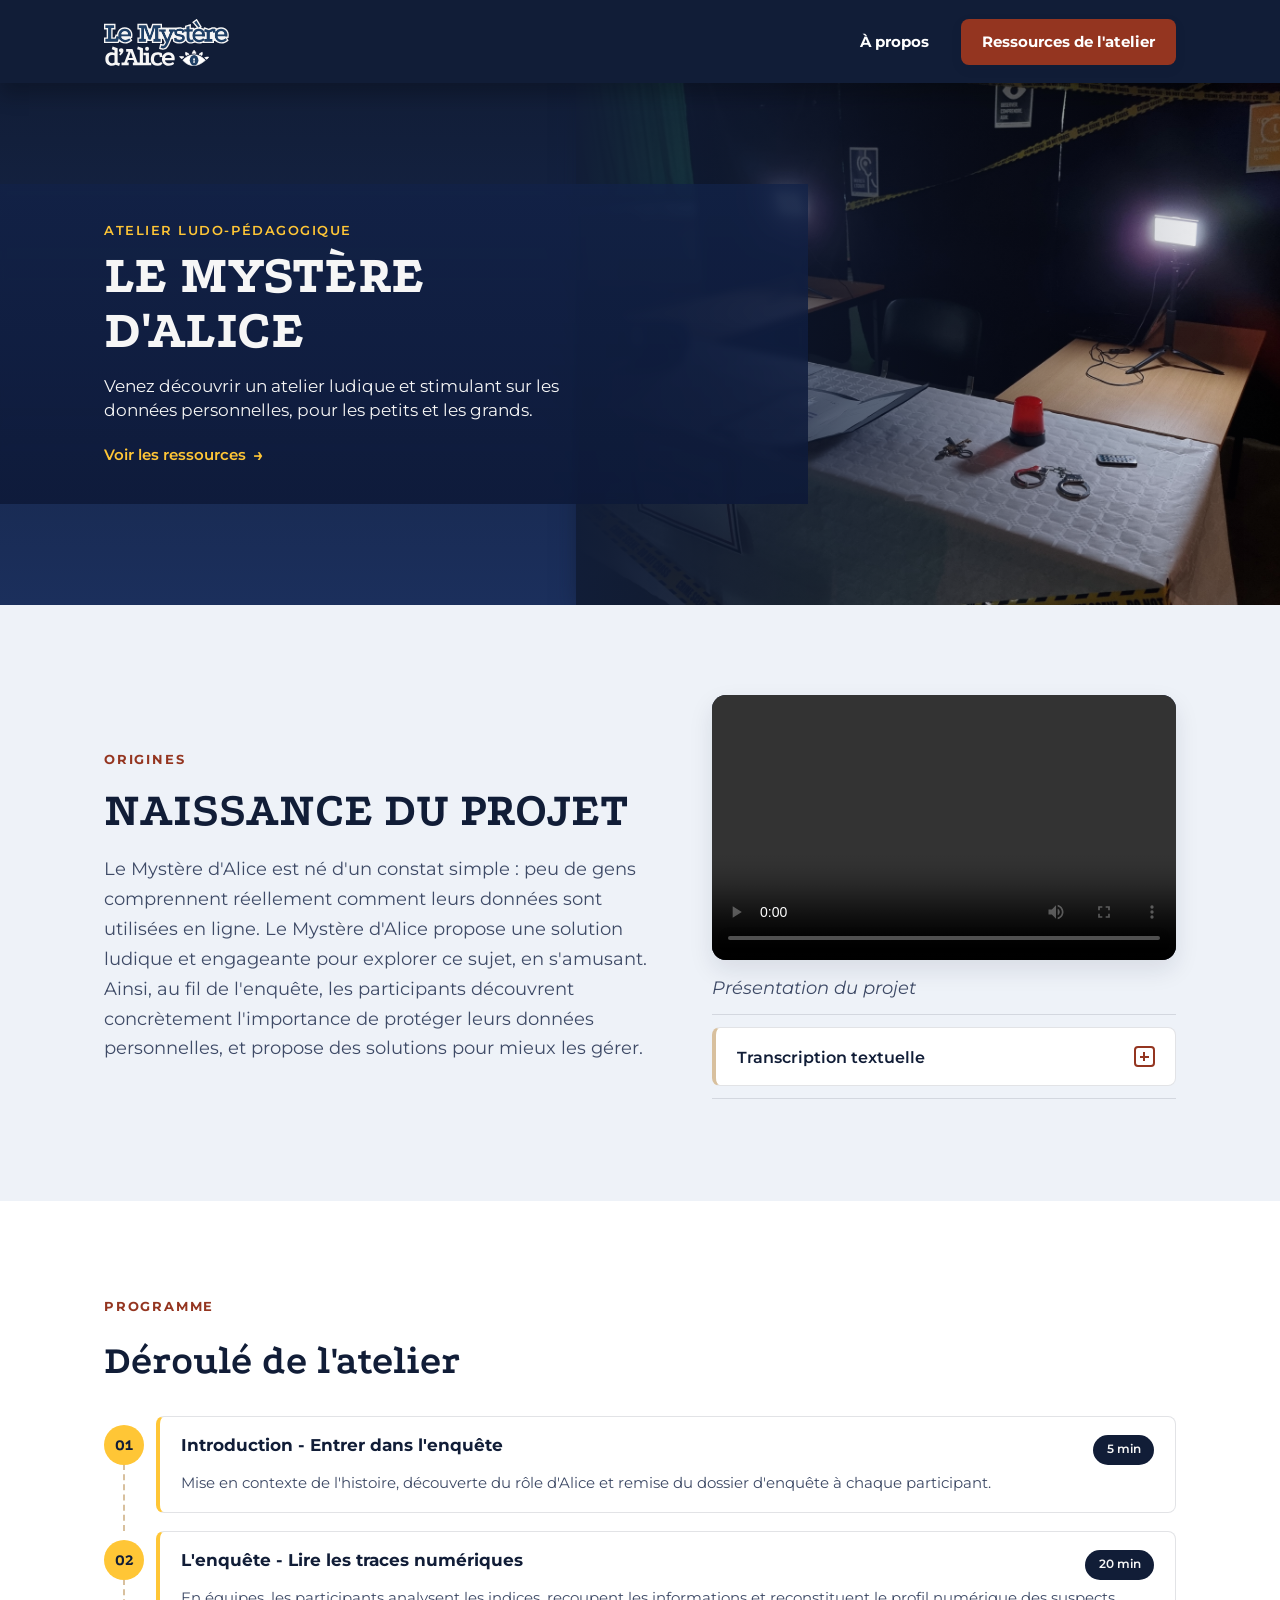
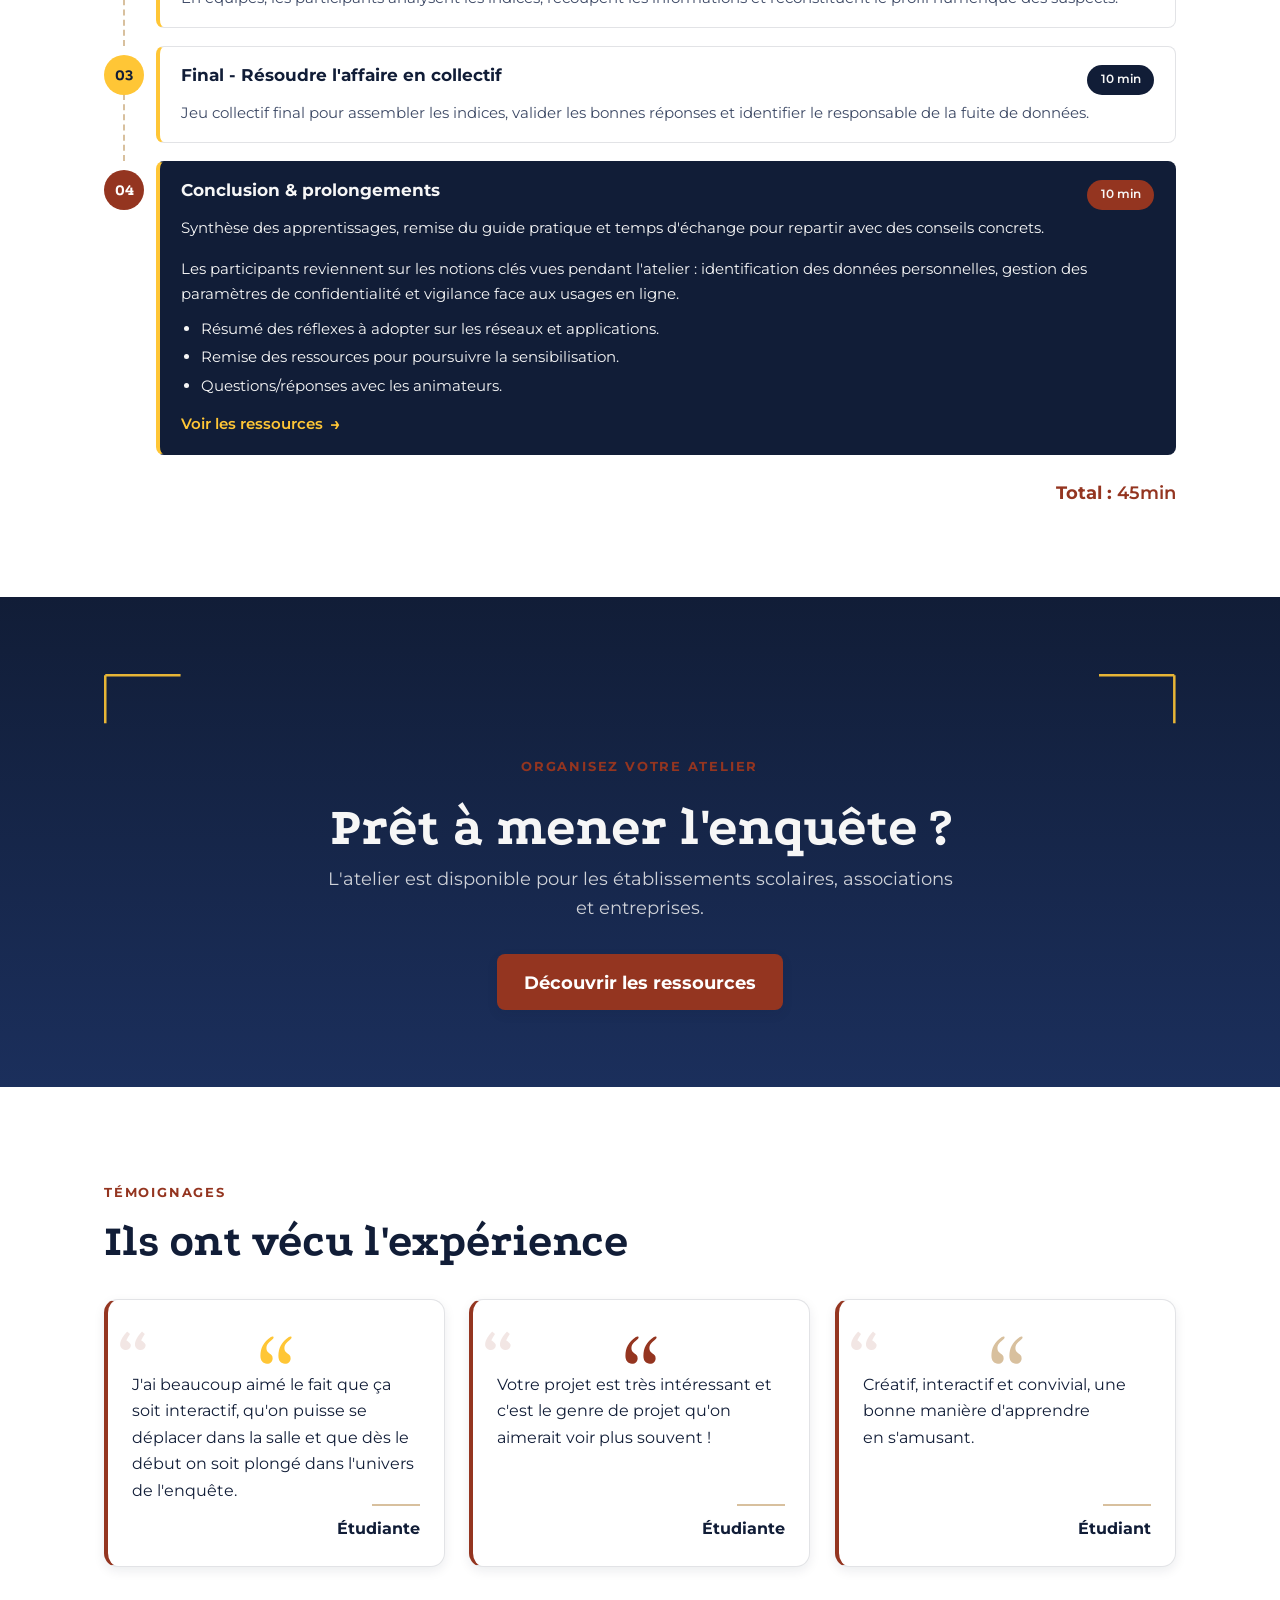
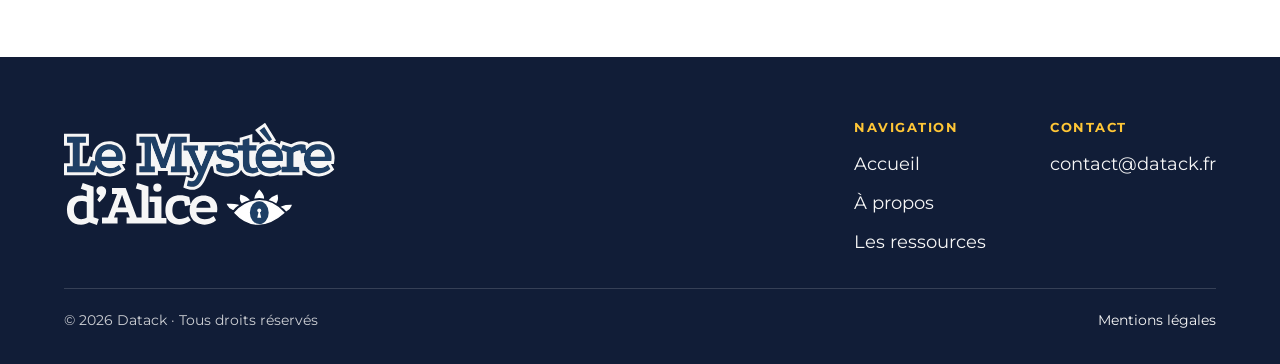
<file: index.html>
<!DOCTYPE html>
<html lang="fr">

<head>
    <meta charset="UTF-8">
    <meta name="viewport" content="width=device-width, initial-scale=1.0">
    <title>Le Mystère d'Alice, atelier sur les données personnelles</title>
    <meta name="description" content="Datack : un atelier ludo-pédagogique façon enquête pour sensibiliser petits et grands à la protection des données personnelles.">
    <link rel="shortcut icon" href="medias/favicon.svg" type="image/x-icon">

    <link rel="stylesheet" href="styles/main.css">
    <link rel="preconnect" href="https://fonts.googleapis.com">
    <link rel="preconnect" href="https://fonts.gstatic.com" crossorigin>
    <link href="https://fonts.googleapis.com/css2?family=Montserrat:ital,wght@0,100..900;1,100..900&family=Podkova:wght@400..800&display=swap" rel="stylesheet">
</head>

<body>
    <a class="skip-link" href="#main">Aller au contenu</a>

    <header role="banner" id="header">
        <div class="navbar">
            <a href="index.html" class="logo" aria-label="Accueil">
                <img class="logoImg" src="medias/logo-alice.svg" alt="Aller à l'accueil">
            </a>
            <button class="navToggle" id="navToggle" type="button" aria-expanded="false" aria-controls="navMenu" aria-label="Ouvrir le menu">
                <span></span>
                <span></span>
                <span></span>
            </button>
            <nav class="navMenu" id="navMenu" aria-label="Navigation principale">
                <a class="navLink" href="index.html">Accueil</a>
                <a href="a-propos.html" class="btn-outline">À propos</a>
                <a href="ressources.html" class="btn">Ressources de l'atelier</a>
            </nav>
        </div>
    </header>

    <main role="main" id="main">

        <section class="hero" aria-label="Atelier ludo-pédagogique">
            <div class="heroBg"></div>

            <div class="heroMedia">
                <img class="heroImg" src="medias/imgLandingPage.jpg" alt="Enfant avec une loupe pendant un atelier">
            </div>

            <div class="heroInner">
                <article class="heroPanel">
                    <p class="heroKicker">Atelier ludo-pédagogique</p>
                    <h1 class="heroTitle">Le mystère<br>d'Alice</h1>
                    <p class="heroIntro">
                        Venez découvrir un atelier ludique et stimulant sur les données personnelles, pour les petits et les grands.
                    </p>
                    <a class="btn-link" href="ressources.html">
                        Voir les ressources <span aria-hidden="true">&#8594;</span>
                    </a>
                </article>
            </div>
        </section>

        <section class="origins" aria-label="Origines de l'atelier">
            <div class="originsInner">
                <div class="originsCol">
                    <p class="eyebrow">Origines</p>
                    <h2 class="originsTitle podkova">Naissance du projet</h2>
                    <p class="originsText">Le Mystère d'Alice est né d'un constat simple : peu de gens comprennent réellement comment leurs données sont utilisées en ligne. Le Mystère d'Alice propose une solution ludique et engageante pour explorer ce sujet, en s'amusant. Ainsi, au fil de l'enquête, les participants découvrent concrètement l'importance de protéger leurs données personnelles, et propose des solutions pour mieux les gérer.</p>
                </div>

                <div class="originsMedia">
                    <div class="videoBox">
                        <video controls>
                            <source src="medias/Datack-Teaser.mp4" type="video/mp4" />
                        </video>
                        <!-- <button class="playBtn" type="controls" aria-label="Lire la présentation du projet"></button> -->
                    </div>
                    <div class="caption">Présentation du projet</div>
                    <hr class="rule">
                    <button class="faqItem transcriptTrigger" type="button" data-transcript-open aria-haspopup="dialog" aria-controls="transcriptModal">
                        <span class="faqQuestion">Transcription textuelle</span>
                        <span class="transcriptTriggerIcon" aria-hidden="true"></span>
                    </button>
                    <hr class="rule">
                </div>
            </div>
        </section>

        <section class="programSection" aria-labelledby="programHeading">
            <div class="wrap">
                <p class="eyebrow">Programme</p>
                <h2 id="programHeading" class="programIntro">Déroulé de l'atelier</h2>

                <ol class="programList">
                    <li class="programStep">
                        <details class="programDropdown" name="programStep">
                            <summary class="programSummary">
                                <span class="programNumber" aria-hidden="true">01</span>
                                <span class="programBody">
                                    <span class="programHeader">
                                        <h3 class="programTitle">Introduction - Entrer dans l'enquête</h3>
                                        <span class="programDuration">5 min</span>
                                    </span>
                                    <p class="programText">Mise en contexte de l'histoire, découverte du rôle d'Alice et remise du dossier d'enquête à chaque participant.</p>
                                </span>
                            </summary>
                            <div class="programDetails">
                                <p class="programStepExtra">Les animateurs présentent le cadre de l'atelier, les objectifs et les règles du jeu. Les participants découvrent le mystère à résoudre et se répartissent en équipes d'enquêteurs.</p>
                                <ul>
                                    <li>Présentation rapide du scénario et des personnages.</li>
                                    <li>Distribution des fiches et du carnet d'enquête.</li>
                                    <li>Premiers repères sur la protection des données personnelles.</li>
                                </ul>
                            </div>
                        </details>
                    </li>

                    <li class="programStep">
                        <details class="programDropdown" name="programStep">
                            <summary class="programSummary">
                                <span class="programNumber" aria-hidden="true">02</span>
                                <span class="programBody">
                                    <span class="programHeader">
                                        <h3 class="programTitle">L'enquête - Lire les traces numériques</h3>
                                        <span class="programDuration">20 min</span>
                                    </span>
                                    <p class="programText">En équipes, les participants analysent les indices, recoupent les informations et reconstituent le profil numérique des suspects.</p>
                                </span>
                            </summary>
                            <div class="programDetails">
                                <p class="programStepExtra">Cette phase centrale plonge les participants dans l'analyse de données concrètes : historiques, publications, métadonnées et habitudes de navigation. Ils doivent repérer ce qui est visible, ce qui est déductible et ce qui relève d'une donnée personnelle sensible.</p>
                                <ul>
                                    <li>Observation des indices et tri des informations utiles.</li>
                                    <li>Confrontation des traces numériques avec les hypothèses de l'équipe.</li>
                                    <li>Discussion sur les risques de partage excessif en ligne.</li>
                                </ul>
                            </div>
                        </details>
                    </li>

                    <li class="programStep">
                        <details class="programDropdown" name="programStep">
                            <summary class="programSummary">
                                <span class="programNumber" aria-hidden="true">03</span>
                                <span class="programBody">
                                    <span class="programHeader">
                                        <h3 class="programTitle">Final - Résoudre l'affaire en collectif</h3>
                                        <span class="programDuration">10 min</span>
                                    </span>
                                    <p class="programText">Jeu collectif final pour assembler les indices, valider les bonnes réponses et identifier le responsable de la fuite de données.</p>
                                </span>
                            </summary>
                            <div class="programDetails">
                                <p class="programStepExtra">Les équipes confrontent leurs conclusions lors d'un mini-jeu collaboratif de décryptage. Cette dernière étape permet de consolider les apprentissages tout en gardant un rythme dynamique et ludique.</p>
                                <ul>
                                    <li>Mise en commun des indices trouvés pendant l'enquête.</li>
                                    <li>Résolution finale avec les animateurs.</li>
                                    <li>Débrief sur les bons réflexes à retenir au quotidien.</li>
                                </ul>
                            </div>
                        </details>
                    </li>

                    <li class="programStep">
                        <details class="programDropdown" name="programStep" open>
                            <summary class="programSummary">
                                <span class="programNumber" aria-hidden="true">04</span>
                                <span class="programBody">
                                    <span class="programHeader">
                                        <h3 class="programTitle">Conclusion & prolongements</h3>
                                        <span class="programDuration">10 min</span>
                                    </span>
                                    <p class="programText">Synthèse des apprentissages, remise du guide pratique et temps d'échange pour repartir avec des conseils concrets.</p>
                                </span>
                            </summary>
                            <div class="programDetails">
                                <p class="programStepExtra">
                                    Les participants reviennent sur les notions clés vues pendant l'atelier : identification des données personnelles, gestion des paramètres de confidentialité et vigilance face aux usages en ligne.
                                </p>
                                <ul>
                                    <li>Résumé des réflexes à adopter sur les réseaux et applications.</li>
                                    <li>Remise des ressources pour poursuivre la sensibilisation.</li>
                                    <li>Questions/réponses avec les animateurs.</li>
                                </ul>
                                <a class="btn-link" href="ressources.html">
                                    Voir les ressources <span aria-hidden="true">&rarr;</span>
                                </a>
                            </div>
                        </details>
                    </li>
                </ol>

                <p class="programTotal"><span class="bold">Total :</span> 45min</p>
            </div>
        </section>

        <section class="inviteBand" aria-label="Organisez votre atelier">
            <div class="corner">
                <img src="medias/angleGauche.svg" alt="">
                <img src="medias/angleDroit.svg" alt="">
            </div>
            <div class="invite">
                <p class="eyebrow">Organisez votre atelier</p>
                <p class="inviteTitle podkova">Prêt à mener l'enquête ?</p>
                <p class="inviteText">L'atelier est disponible pour les établissements scolaires, associations et entreprises.</p>
                <a class="btn" href="ressources.html">Découvrir les ressources</a>
            </div>
        </section>

        <section class="testimonials" aria-label="Témoignages">
            <div class="wrap">
                <p class="eyebrow">Témoignages</p>
                <h2 class="testimonialsTitle">Ils ont vécu l'expérience</h2>
                <div class="testimonialList">
                    <ul>
                        <li>
                            <div class="card">
                                <img src="medias/guillemetYellow.svg" class="quoteIcon" alt="">
                                <p>J'ai beaucoup aimé le fait que ça soit interactif, qu'on puisse se déplacer dans la salle et que dès le début on soit plongé dans l'univers de l'enquête.</p>
                                <div class="cardFoot">
                                    <hr class="cardRule">
                                    <p class="bold">Étudiante</p>
                                </div>
                            </div>
                        </li>
                        <li>
                            <div class="card">
                                <img src="medias/guillemetBrown.svg" class="quoteIcon" alt="">
                                <p>Votre projet est très intéressant et c'est le genre de projet qu'on aimerait voir plus souvent !</p>
                                <div class="cardFoot">
                                    <hr class="cardRule">
                                    <p class="bold">Étudiante</p>
                                </div>
                            </div>
                        </li>
                        <li>
                            <div class="card">
                                <img src="medias/guillemetCream.svg" class="quoteIcon" alt="">
                                <p>Créatif, interactif et convivial, une bonne manière d'apprendre en s'amusant.</p>
                                <div class="cardFoot">
                                    <hr class="cardRule">
                                    <p class="bold">Étudiant</p>
                                </div>
                            </div>
                        </li>
                    </ul>
                </div>
            </div>
        </section>

    </main>

    <footer role="contentinfo">
        <div id="footer" class="footer">
            <div class="footerTop footerBlock">
        <div class="footerBrand">
            <img class="logoImg" src="medias/logo-alice.svg" alt="Le Mystère d'Alice">
        </div>
        <div class="footerCols">
            <div class="footerCol">
                <h3 class="footerHeading">Navigation</h3>
                <ul>
                    <li><a href="index.html">Accueil</a></li>
                    <li><a href="a-propos.html">À propos</a></li>
                    <li><a href="ressources.html">Les ressources</a></li>
                </ul>
            </div>
            <div class="footerCol">
                <h3 class="footerHeading">Contact</h3>
                <ul>
                    <li><a href="mailto:contact@datack.fr">contact@datack.fr</a></li>
                </ul>
            </div>
        </div>
    </div>
    <div>
        <hr>
        <div class="footerRow">
            <p>© 2026 Datack · Tous droits réservés</p>
            <a href="mentions.html">Mentions légales</a>
        </div>
    </div>
        </div>
    </footer>

    <div class="transcriptModal" id="transcriptModal" role="dialog" aria-modal="true" aria-labelledby="transcriptModalTitle" hidden>
        <div class="transcriptModalOverlay" data-transcript-close></div>
        <div class="transcriptModalDialog" role="document">
            <button class="transcriptModalClose" type="button" data-transcript-close aria-label="Fermer la transcription">
                <span aria-hidden="true">&times;</span>
            </button>
            <div class="transcriptModalGrid">
                <div class="transcriptModalVideo">
                    <video src="medias/Datack-Teaser.mp4" controls></video>
                </div>
                <div class="transcriptModalText">
                    <h2 id="transcriptModalTitle" class="podkova">Transcription textuelle</h2>
                    <p><em><strong>Voix d'Alice</strong></em> : Tout comme moi j'imagine que tu es amené à utiliser Internet pour faire des achats, communiquer, te renseigner, te divertir et autres. Tout comme toi je pensais maîtriser ma présence en ligne mais il m'est arrivé quelque chose…</p>
                    <p>Moi c'est Alice. Le week-end dernier je suis partie sans mon téléphone. Pour ne pas perdre mes flammes Snap j'ai donné mes identifiants à mes meilleures amies. Évidemment je leur fais totalement confiance car ce sont mes amies, du moins c'est ce que je pensais. À mon retour de vacances mon mot de passe ne marchait plus. Et le lendemain au collège une fille m'a dit que j'avais posté des trucs bizarres sur Snap et Insta. Quelqu'un avait volé mon compte et usurpé mon identité !</p>
                    <p><em><strong>Voix Off</strong></em> : Pour aider Alice vous allez mener l'enquête. Mais attention ça ne sera pas simple vous allez devoir analyser, observer et chercher des liens entre les données que vous aurez pour trouver l'auteur de cet acte malveillant. Mener l'enquête sur le mystère d'Alice va vous permettre d'identifier des données personnelles, de comprendre comment elles sont partagées aux autres et comment protéger votre présence en ligne face aux nombreux dangers.</p>
                </div>
            </div>
        </div>
    </div>

    <script src="scripts/transcript-modal.js" defer></script>
    <script src="scripts/dropdown-scroll.js" defer></script>
    <script src="scripts/nav.js" defer></script>
    <script src="scripts/reveal.js" type="module"></script>
</body>

</html>
</file>
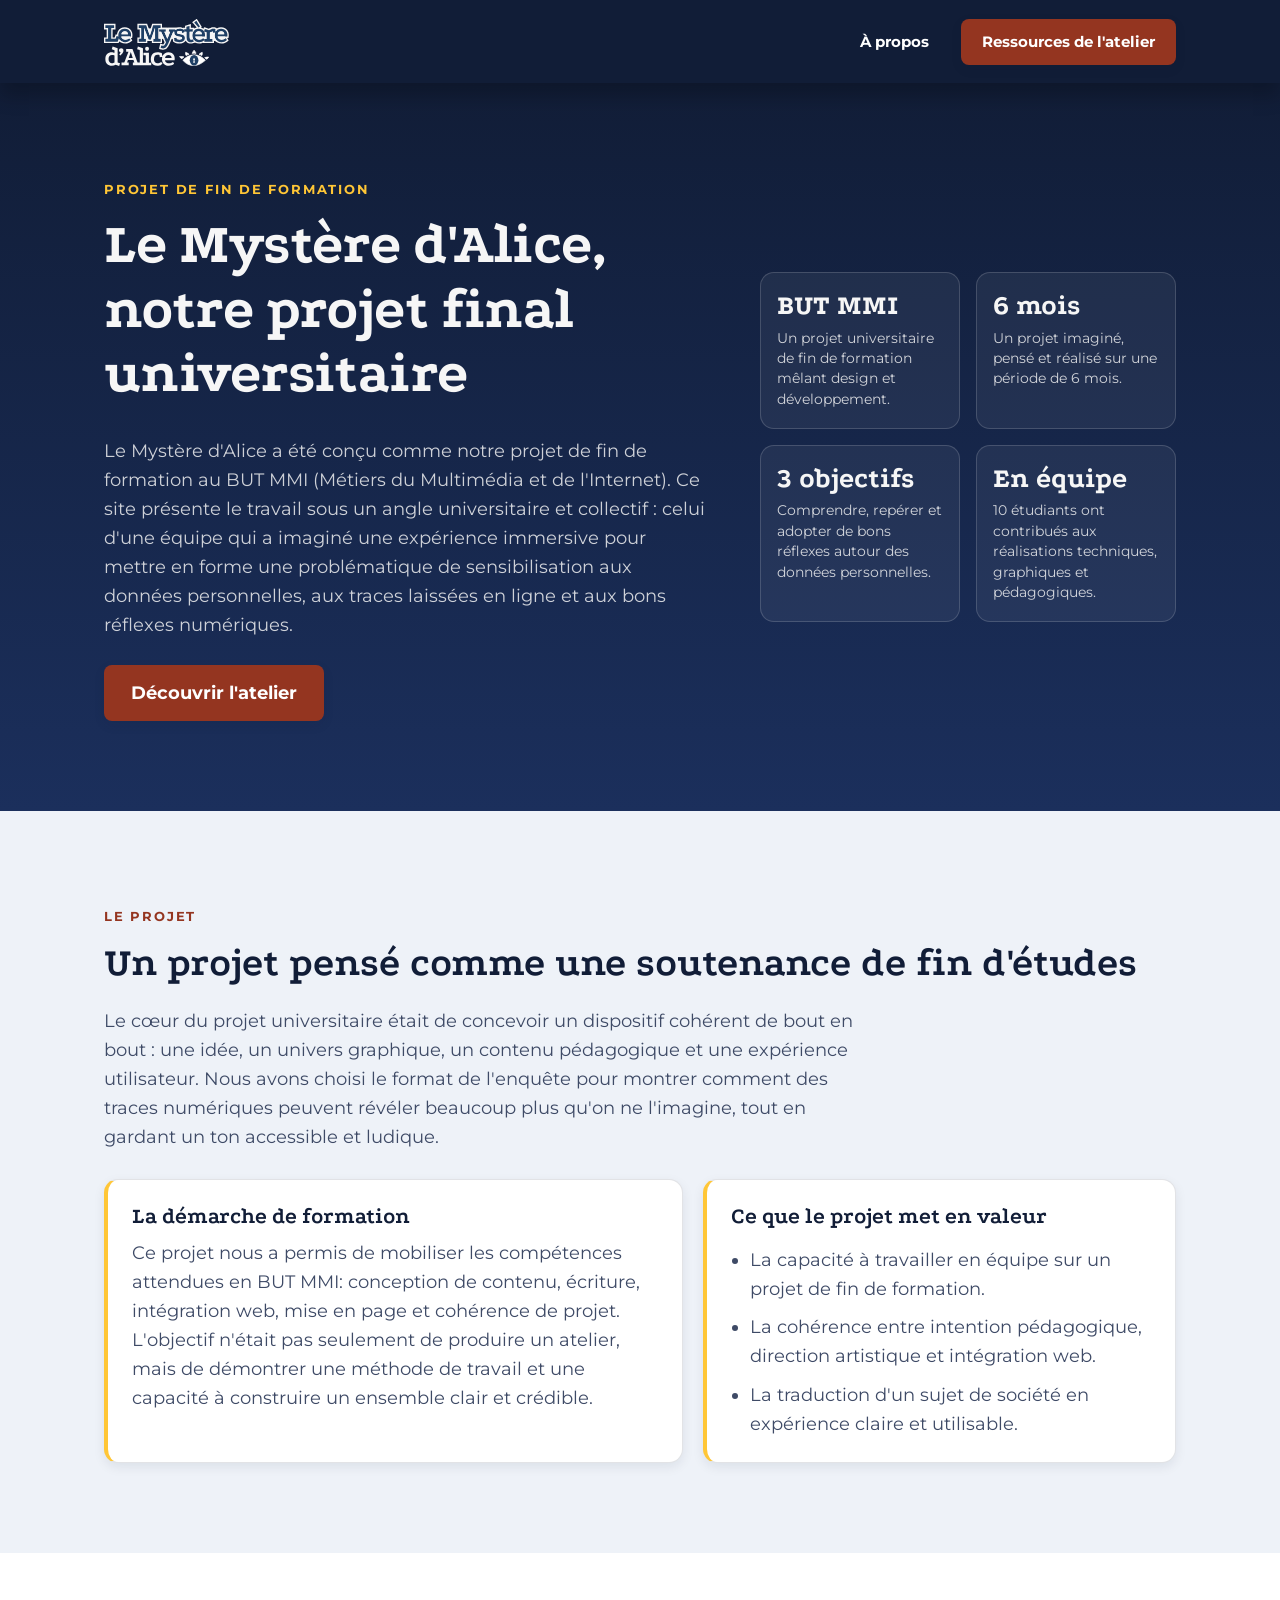
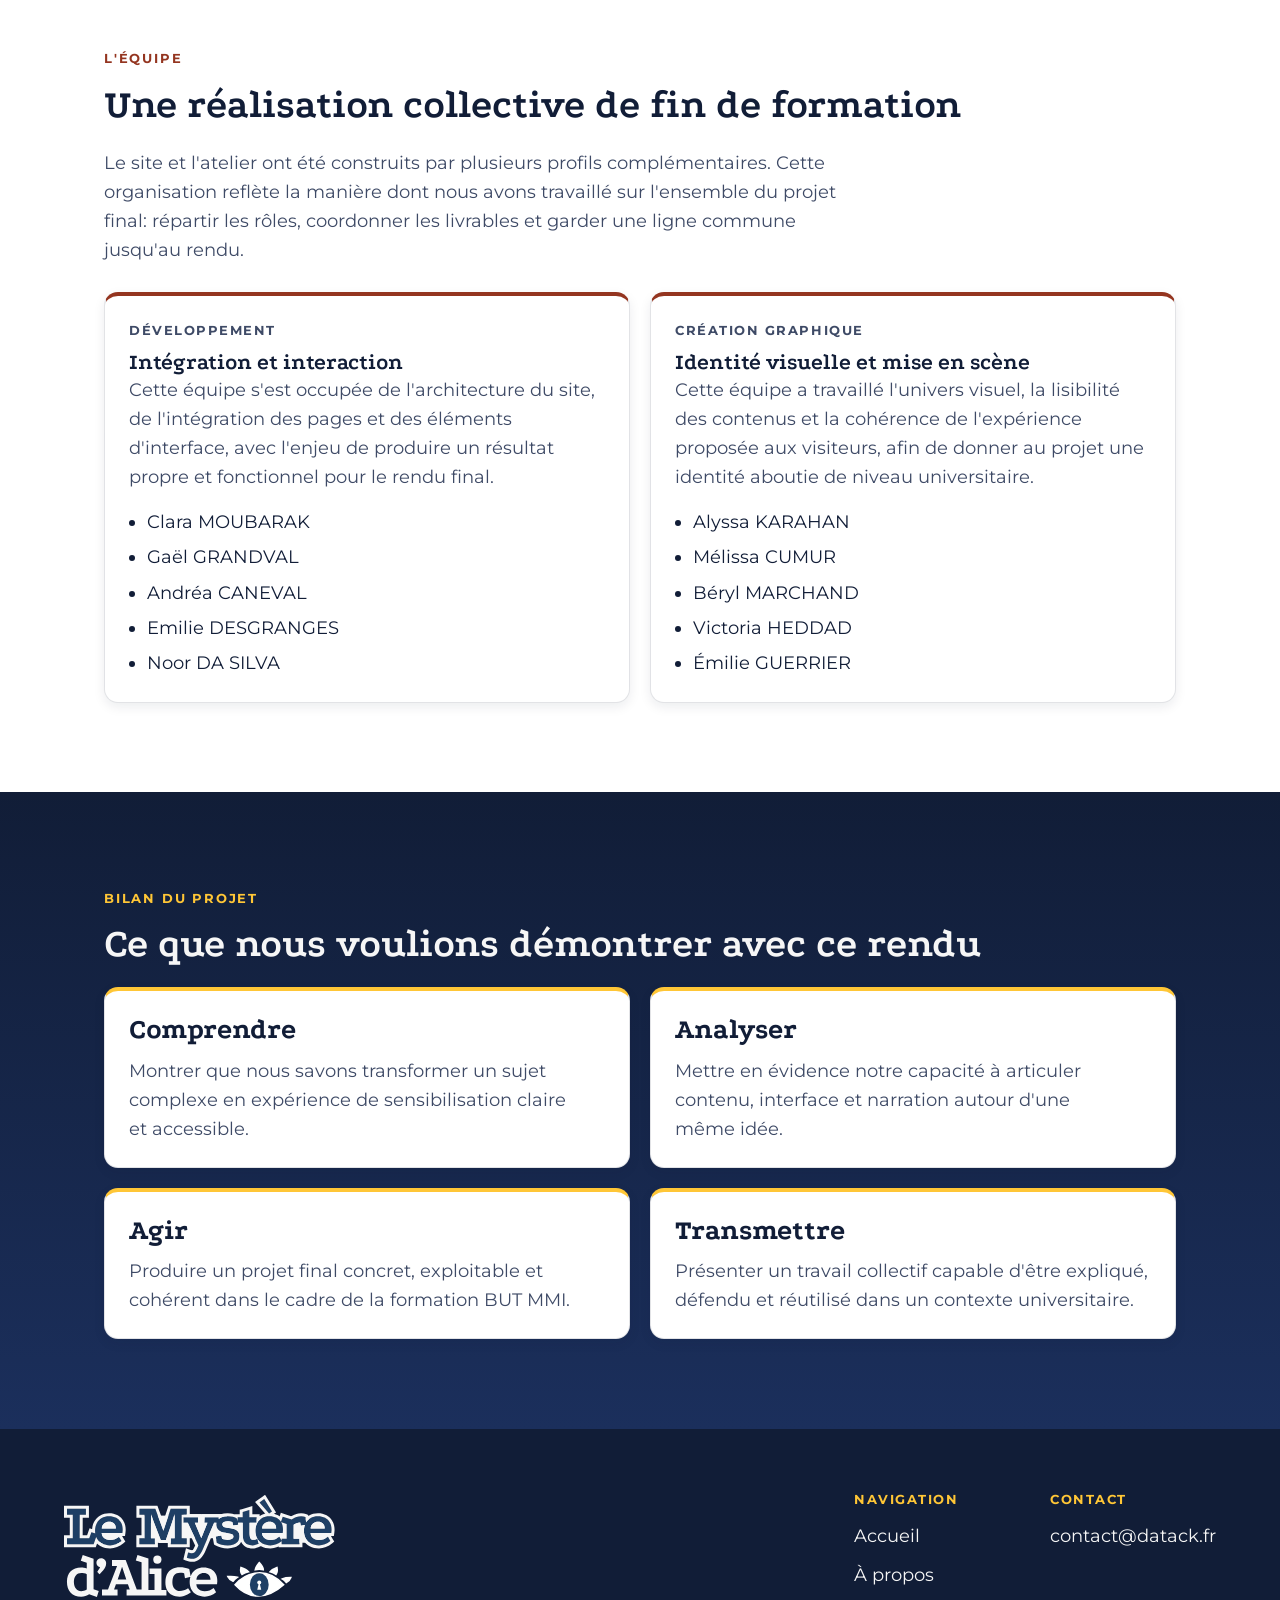
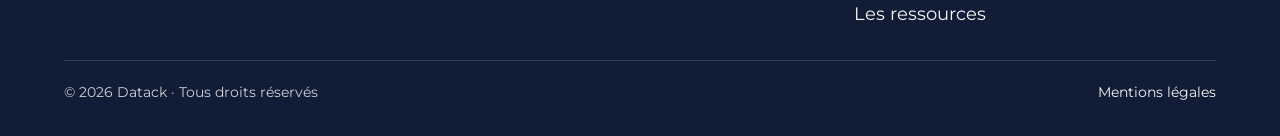
<file: a-propos.html>
<!DOCTYPE html>
<html lang="fr">

<head>
    <meta charset="UTF-8">
    <meta name="viewport" content="width=device-width, initial-scale=1.0">
    <title>À propos - Le Mystère d'Alice</title>
    <meta name="description" content="Découvrez Le Mystère d'Alice : notre projet de fin de formation du BUT MMI, son objectif pédagogique et l'équipe qui l'a construit.">
    <link rel="shortcut icon" href="medias/favicon.svg" type="image/x-icon">

    <link rel="stylesheet" href="styles/main.css">
    <link rel="preconnect" href="https://fonts.googleapis.com">
    <link rel="preconnect" href="https://fonts.gstatic.com" crossorigin>
    <link href="https://fonts.googleapis.com/css2?family=Montserrat:ital,wght@0,100..900;1,100..900&family=Podkova:wght@400..800&display=swap" rel="stylesheet">
</head>

<body class="page-about">
    <a class="skip-link" href="#main">Aller au contenu</a>

    <header role="banner" id="header">
        <div class="navbar">
            <a href="index.html" class="logo" aria-label="Accueil">
                <img class="logoImg" src="medias/logo-alice.svg" alt="Le Mystère d'Alice">
            </a>
            <button class="navToggle" id="navToggle" type="button" aria-expanded="false" aria-controls="navMenu" aria-label="Ouvrir le menu">
                <span></span><span></span><span></span>
            </button>
            <nav class="navMenu" id="navMenu" aria-label="Navigation principale">
                <a class="navLink" href="index.html">Accueil</a>
                <a href="a-propos.html" class="btn-outline" aria-current="page">À propos</a>
                <a href="ressources.html" class="btn">Ressources de l'atelier</a>
            </nav>
        </div>
    </header>

    <main role="main" id="main">
        <section class="section section-dark aboutHero">
            <div class="wrap aboutHeroInner">
                <div>
                    <p class="eyebrow">Projet de fin de formation</p>
                    <h1>Le Mystère d'Alice, notre projet final universitaire</h1> <br>
                    <p class="aboutLead">
                        Le Mystère d'Alice a été conçu comme notre projet de fin de formation au BUT MMI (Métiers du Multimédia et de l'Internet). Ce site présente le travail sous un angle universitaire et collectif : celui d'une équipe qui a imaginé une expérience immersive pour mettre en forme une problématique de sensibilisation aux données personnelles, aux traces laissées en ligne et aux bons réflexes numériques.
                    </p>
                    <div class="aboutActions">
                        <a class="btn" href="ressources.html">Découvrir l'atelier</a>
                    </div>
                </div>
     
                <div class="aboutStats" aria-label="Repères du projet">
                    <article class="aboutStat">
                        <span class="aboutStatValue">BUT MMI</span>
                        <span class="aboutStatLabel">Un projet universitaire de fin de formation mêlant design et développement.</span>
                    </article>
                    <article class="aboutStat">
                        <span class="aboutStatValue">6 mois</span>
                        <span class="aboutStatLabel">Un projet imaginé, pensé et réalisé sur une période de 6 mois.</span>
                    </article>
                    <article class="aboutStat">
                        <span class="aboutStatValue">3 objectifs</span>
                        <span class="aboutStatLabel">Comprendre, repérer et adopter de bons réflexes autour des données personnelles.</span>
                    </article>
                    <article class="aboutStat">
                        <span class="aboutStatValue">En équipe</span>
                        <span class="aboutStatLabel">10 étudiants ont contribués aux réalisations techniques, graphiques et pédagogiques.</span>
                    </article>
                </div>
            </div>
        </section>

        <section class="section section-muted">
            <div class="wrap">
                <p class="eyebrow">Le projet</p>
                    <h2>Un projet pensé comme une soutenance de fin d'études</h2>
                <p class="aboutSectionIntro">
                    Le cœur du projet universitaire était de concevoir un dispositif cohérent de bout en bout : une idée, un univers graphique, un contenu pédagogique et une expérience utilisateur. Nous avons choisi le format de l'enquête pour montrer comment des traces numériques peuvent révéler beaucoup plus qu'on ne l'imagine, tout en gardant un ton accessible et ludique.
                </p>

                <div class="aboutProjectGrid">
                    <article class="aboutPanel">
                        <h3>La démarche de formation</h3>
                        <p>
                            Ce projet nous a permis de mobiliser les compétences attendues en BUT MMI: conception de contenu, écriture, intégration web, mise en page et cohérence de projet. L'objectif n'était pas seulement de produire un atelier, mais de démontrer une méthode de travail et une capacité à construire un ensemble clair et crédible.
                        </p>
                    </article>

                    <article class="aboutPanel">
                        <h3>Ce que le projet met en valeur</h3>
                        <ul class="aboutChecklist">
                            <li>La capacité à travailler en équipe sur un projet de fin de formation.</li>
                            <li>La cohérence entre intention pédagogique, direction artistique et intégration web.</li>
                            <li>La traduction d'un sujet de société en expérience claire et utilisable.</li>
                        </ul>
                    </article>
                </div>
            </div>
        </section>

        <section class="section section-light">
            <div class="wrap">
                <p class="eyebrow">L'équipe</p>
                <h2>Une réalisation collective de fin de formation</h2>
                <p class="aboutSectionIntro">
                    Le site et l'atelier ont été construits par plusieurs profils complémentaires. Cette organisation reflète la manière dont nous avons travaillé sur l'ensemble du projet final: répartir les rôles, coordonner les livrables et garder une ligne commune jusqu'au rendu.
                </p>

                <div class="aboutTeamGrid">
                    <article class="aboutTeamCard">
                        <p class="aboutTeamRole">Développement</p>
                        <h3>Intégration et interaction</h3>
                        <p>Cette équipe s'est occupée de l'architecture du site, de l'intégration des pages et des éléments d'interface, avec l'enjeu de produire un résultat propre et fonctionnel pour le rendu final.</p>
                        <ul class="aboutTeamNames">
                            <li>Clara MOUBARAK</li>
                            <li>Gaël GRANDVAL</li>
                            <li>Andréa CANEVAL</li>
                            <li>Emilie DESGRANGES</li>
                            <li>Noor DA SILVA</li>
                        </ul>
                    </article>

                    <article class="aboutTeamCard">
                        <p class="aboutTeamRole">Création graphique</p>
                        <h3>Identité visuelle et mise en scène</h3>
                        <p>Cette équipe a travaillé l'univers visuel, la lisibilité des contenus et la cohérence de l'expérience proposée aux visiteurs, afin de donner au projet une identité aboutie de niveau universitaire.</p>
                        <ul class="aboutTeamNames">
                            <li>Alyssa KARAHAN</li>
                            <li>Mélissa CUMUR</li>
                            <li>Béryl MARCHAND</li>
                            <li>Victoria HEDDAD</li>
                            <li>Émilie GUERRIER</li>
                        </ul>
                    </article>
                </div>
            </div>
        </section>

        <section class="section section-dark">
            <div class="wrap">
                <p class="eyebrow">Bilan du projet</p>
                <h2>Ce que nous voulions démontrer avec ce rendu</h2>
                <div class="aboutGoalGrid">
                    <article class="aboutGoalCard">
                        <span class="aboutStatValue">Comprendre</span>
                        <p>Montrer que nous savons transformer un sujet complexe en expérience de sensibilisation claire et accessible.</p>
                    </article>
                    <article class="aboutGoalCard">
                        <span class="aboutStatValue">Analyser</span>
                        <p>Mettre en évidence notre capacité à articuler contenu, interface et narration autour d'une même idée.</p>
                    </article>
                    <article class="aboutGoalCard">
                        <span class="aboutStatValue">Agir</span>
                        <p>Produire un projet final concret, exploitable et cohérent dans le cadre de la formation BUT MMI.</p>
                    </article>
                    <article class="aboutGoalCard">
                        <span class="aboutStatValue">Transmettre</span>
                        <p>Présenter un travail collectif capable d'être expliqué, défendu et réutilisé dans un contexte universitaire.</p>
                    </article>
                </div>
            </div>
        </section>
    </main>

    <footer role="contentinfo">
        <div id="footer" class="footer">
            <div class="footerTop footerBlock">
                <div class="footerBrand">
                    <img class="logoImg" src="medias/logo-alice.svg" alt="Le Mystère d'Alice">
                </div>
                <div class="footerCols">
                    <div class="footerCol">
                        <h3 class="footerHeading">Navigation</h3>
                        <ul>
                            <li><a href="index.html">Accueil</a></li>
                            <li><a href="a-propos.html">À propos</a></li>
                            <li><a href="ressources.html">Les ressources</a></li>
                        </ul>
                    </div>
                    <div class="footerCol">
                        <h3 class="footerHeading">Contact</h3>
                        <ul>
                            <li><a href="mailto:contact@datack.fr">contact@datack.fr</a></li>
                        </ul>
                    </div>
                </div>
            </div>
            <div>
                <hr>
                <div class="footerRow">
                    <p>© 2026 Datack · Tous droits réservés</p>
                    <a href="mentions.html">Mentions légales</a>
                </div>
            </div>
        </div>
    </footer>

    <script src="scripts/nav.js" defer></script>
</body>

</html>
</file>
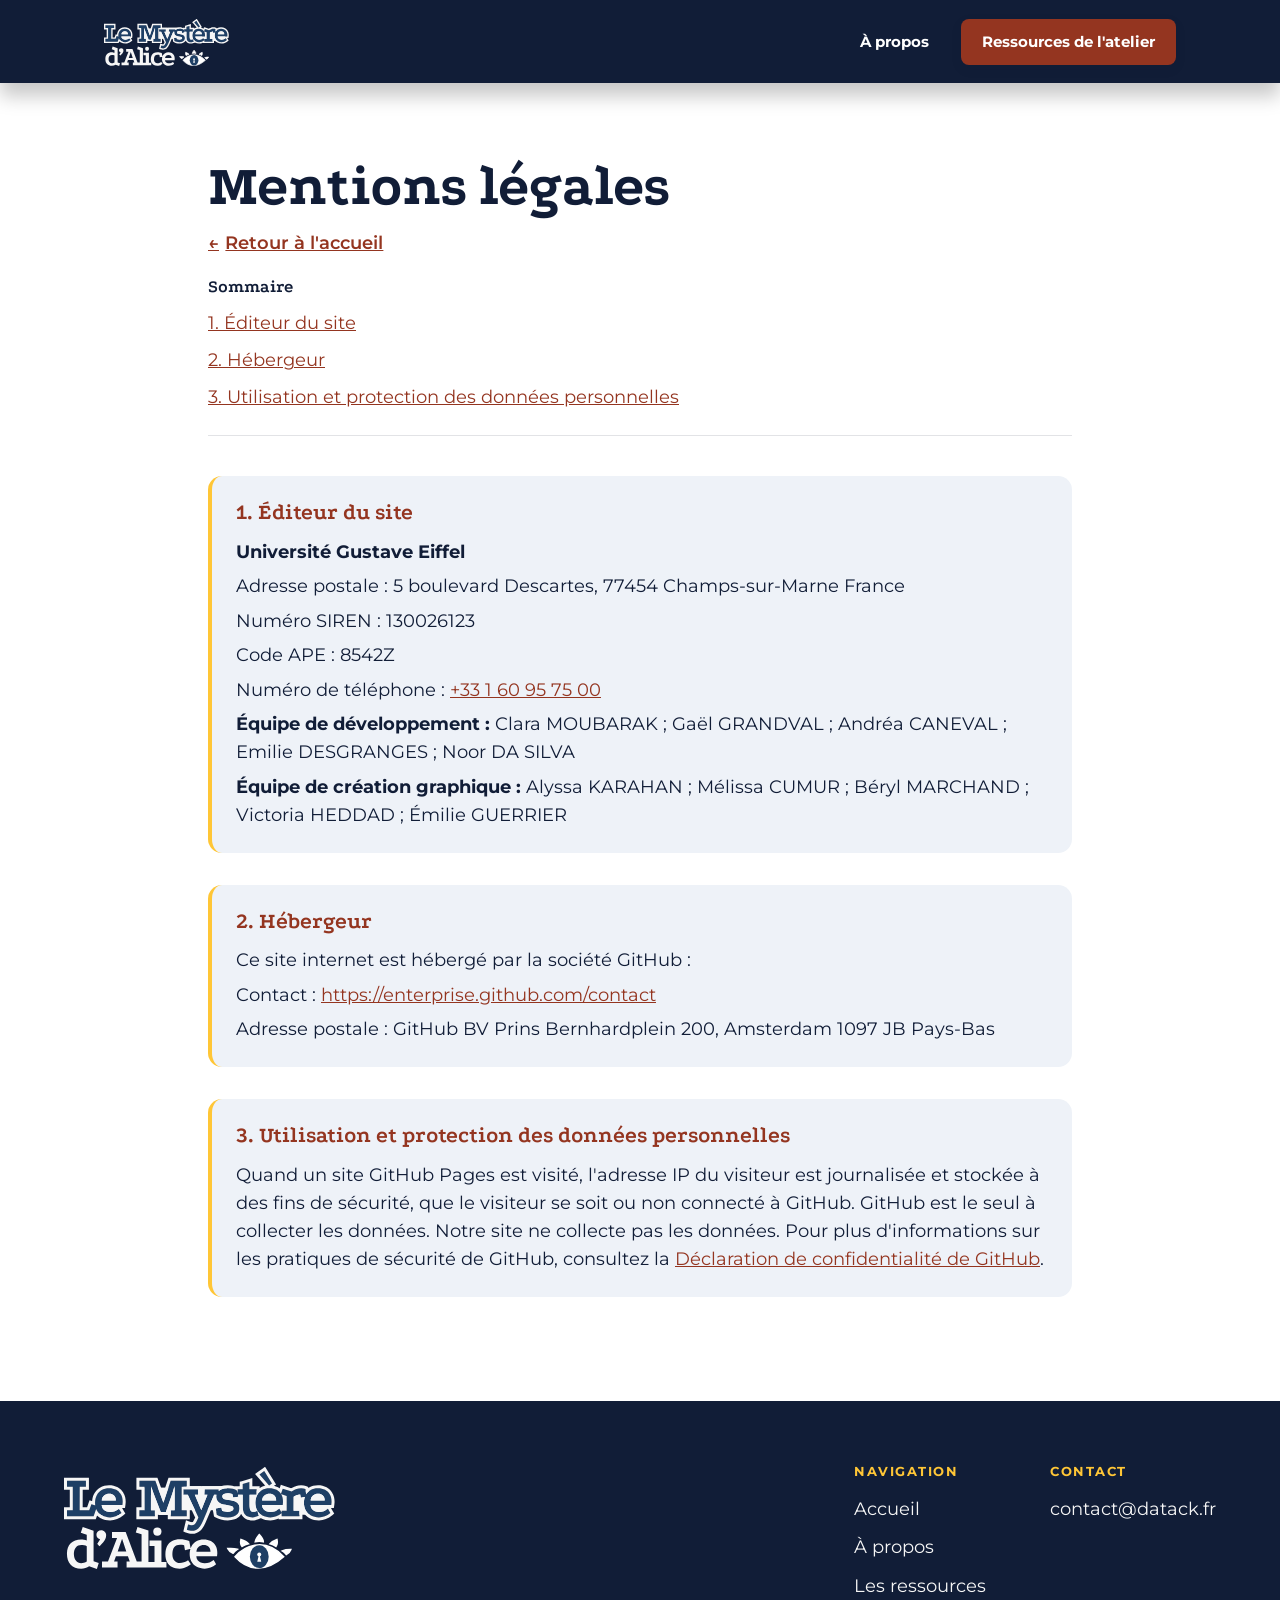
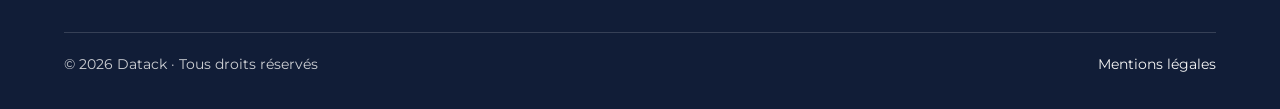
<file: mentions.html>
<!DOCTYPE html>
<html lang="fr">

<head>
    <meta charset="UTF-8">
    <meta name="viewport" content="width=device-width, initial-scale=1.0">
    <meta name="description" content="Mentions légales du site Datack.">
    <link rel="shortcut icon" href="medias/favicon.svg" type="image/x-icon">

    <link rel="stylesheet" href="styles/main.css">
    <link rel="preconnect" href="https://fonts.googleapis.com">
    <link rel="preconnect" href="https://fonts.gstatic.com" crossorigin>
    <link href="https://fonts.googleapis.com/css2?family=Montserrat:ital,wght@0,100..900;1,100..900&family=Podkova:wght@400..800&display=swap" rel="stylesheet">

    <title>Mentions légales - Datack</title>
</head>

<body>
    <a class="skip-link" href="#main">Aller au contenu</a>

    <header id="header" role="banner">
        <div class="navbar">
            <a href="index.html" class="logo" aria-label="Accueil">
                <img class="logoImg" src="medias/logo-alice.svg" alt="Le Mystère d'Alice">
            </a>
            <button class="navToggle" id="navToggle" type="button" aria-expanded="false" aria-controls="navMenu" aria-label="Ouvrir le menu">
                <span></span><span></span><span></span>
            </button>
            <nav class="navMenu" id="navMenu" aria-label="Navigation principale">
                <a class="navLink" href="index.html">Accueil</a>
                <a href="a-propos.html" class="btn-outline">À propos</a>
                <a href="ressources.html" class="btn">Ressources de l'atelier</a>
            </nav>
        </div>
    </header>

    <main role="main" id="main">
        <div class="legal">
            <h1 id="content" class="podkova">Mentions légales</h1>

            <div class="legalNav">
                <a href="index.html"><span aria-hidden="true">&larr;</span> Retour à l'accueil</a>
                <nav class="toc" aria-label="Sommaire">
                    <h2>Sommaire</h2>
                    <a href="#editeur" class="tocLink">1. Éditeur du site</a>
                    <a href="#hebergeur" class="tocLink">2. Hébergeur</a>
                    <a href="#donnee" class="tocLink">3. Utilisation et protection des données personnelles</a>
                </nav>
            </div>

            <section>
                <div>
                    <h3 id="editeur">1. Éditeur du site</h3>
                    <ul>
                        <li><p><strong>Université Gustave Eiffel</strong></p></li>
                        <li><p>Adresse postale : 5 boulevard Descartes, 77454 Champs-sur-Marne France</p></li>
                        <li><p>Numéro SIREN : 130026123</p></li>
                        <li><p>Code APE : 8542Z</p></li>
                        <li><p>Numéro de téléphone : <a href="tel:+33160957500">+33 1 60 95 75 00</a></p></li>
                        <li><p><strong>Équipe de développement :</strong> Clara MOUBARAK ; Gaël GRANDVAL ; Andréa CANEVAL ; Emilie DESGRANGES ; Noor DA SILVA</p></li>
                        <li><p><strong>Équipe de création graphique :</strong> Alyssa KARAHAN ; Mélissa CUMUR ; Béryl MARCHAND ; Victoria HEDDAD ; Émilie GUERRIER</p></li>
                    </ul>
                </div>
                <div>
                    <h3 id="hebergeur">2. Hébergeur</h3>
                    <ul>
                        <li><p>Ce site internet est hébergé par la société GitHub :</p></li>
                        <li><p>Contact : <a href="https://enterprise.github.com/contact">https://enterprise.github.com/contact</a></p></li>
                        <li><p>Adresse postale : GitHub BV Prins Bernhardplein 200, Amsterdam 1097 JB Pays-Bas</p></li>
                    </ul>
                </div>
                <div>
                    <h3 id="donnee">3. Utilisation et protection des données personnelles</h3>
                    <p>Quand un site GitHub Pages est visité, l'adresse IP du visiteur est journalisée et stockée à des fins
                        de sécurité, que le visiteur se soit ou non connecté à GitHub. GitHub est le seul à collecter les
                        données. Notre site ne collecte pas les données. Pour plus d'informations sur les pratiques de
                        sécurité de GitHub, consultez la <a
                            href="https://docs.github.com/fr/site-policy/privacy-policies/github-general-privacy-statement">Déclaration
                            de confidentialité de GitHub</a>.
                    </p>
                </div>
            </section>
        </div>
    </main>

    <footer role="contentinfo">
        <div id="footer" class="footer">
            <div class="footerTop footerBlock">
        <div class="footerBrand">
            <img class="logoImg" src="medias/logo-alice.svg" alt="Le Mystère d'Alice">
        </div>
        <div class="footerCols">
            <div class="footerCol">
                <h3 class="footerHeading">Navigation</h3>
                <ul>
                    <li><a href="index.html">Accueil</a></li>
                    <li><a href="a-propos.html">À propos</a></li>
                    <li><a href="ressources.html">Les ressources</a></li>
                </ul>
            </div>
            <div class="footerCol">
                <h3 class="footerHeading">Contact</h3>
                <ul>
                    <li><a href="mailto:contact@datack.fr">contact@datack.fr</a></li>
                </ul>
            </div>
        </div>
    </div>
    <div>
        <hr>
        <div class="footerRow">
            <p>© 2026 Datack · Tous droits réservés</p>
            <a href="mentions.html">Mentions légales</a>
        </div>
    </div>
        </div>
    </footer>

    <script src="scripts/nav.js" defer></script>

</body>

</html>
</file>
<file: styles/main.css>
*,
*::before,
*::after {
    box-sizing: border-box;
}

* {
    margin: 0;
}

html {
    -webkit-text-size-adjust: 100%;
    scroll-behavior: smooth;
}

img,
svg,
canvas {
    display: block;
    max-width: 100%;
}

a {
    color: inherit;
}

ul {
    list-style: none;
    padding: 0;
}

button {
    font: inherit;
    cursor: pointer;
}

:focus-visible {
    outline: 3px solid var(--yellow);
    outline-offset: 2px;
    box-shadow: 0 0 0 2px var(--blue);
    border-radius: 3px;
}

summary:focus-visible {
  border: 4px solid var(--brown);
  border-radius: 3px;
  outline: none;
}

:root {
    --blue: #111D37;
    --blue-2: #1B2F5C;
    --yellow: #FFC636;
    --brown: #943520;
    --sand: #D8C09E;
    --white: #FFFFFF;
    --cream: #F6F6F6;
    --cream-soft: rgba(246, 246, 246, 0.82);
    --muted: #EEF2F8;
    --ink-soft: #3E4A66;
    --line: rgba(17, 29, 55, 0.12);
    --line-light: rgba(246, 246, 246, 0.16);
    --shadow-sm: 0 4px 12px rgba(17, 29, 55, 0.08);
    --shadow-md: 0 10px 24px rgba(17, 29, 55, 0.10);
    --shadow-lg: 0 18px 40px rgba(17, 29, 55, 0.16);
    --font-body: "Montserrat", system-ui, -apple-system, Segoe UI, sans-serif;
    --font-display: "Podkova", Georgia, serif;
}

body {
    font-family: var(--font-body);
    font-size: 1.1rem;
    line-height: 1.65;
    color: var(--blue);
    background-color: var(--white);
}

h1,
h2,
h3 {
    font-family: var(--font-display);
    color: var(--blue);
    line-height: 1.12;
    text-wrap: balance;
}

h1 {
    font-size: clamp(2.2rem, 5.5vw, 3.6rem);
    font-weight: 800;
    letter-spacing: -0.01em;
}

h2 {
    font-size: clamp(1.7rem, 3.6vw, 2.5rem);
    font-weight: 700;
}

h3 {
    font-size: clamp(1.15rem, 2vw, 1.4rem);
    font-weight: 700;
}

p {
    text-wrap: pretty;
}

.podkova {
    font-family: var(--font-display);
}

.bold {
    font-weight: 700;
}

.section {
    position: relative;
    padding-block: clamp(3.25rem, 7vw, 6rem);
}

.section-light {
    background-color: var(--white);
    color: var(--blue);
}

.section-muted {
    background-color: var(--muted);
    color: var(--blue);
}

.section-dark {
    background: linear-gradient(180deg, var(--blue) 0%, var(--blue-2) 100%);
    color: var(--cream);
}

.section-dark h1,
.section-dark h2,
.section-dark h3 {
    color: var(--cream);
}

.section h2 {
    margin-bottom: 1.25rem;
}

.wrap {
    width: min(100%, 75rem);
    margin-inline: auto;
    padding-inline: clamp(1.25rem, 5vw, 4rem);
}

.eyebrow {
    display: inline-block;
    font-family: var(--font-body);
    font-size: 0.8rem;
    font-weight: 700;
    letter-spacing: 0.14em;
    text-transform: uppercase;
    color: var(--brown);
    margin-bottom: 0.85rem;
}

.section-dark .eyebrow {
    color: var(--yellow);
}

.skip-link {
    position: absolute;
    left: 1rem;
    top: -4rem;
    z-index: 100;
    background: var(--yellow);
    color: var(--blue);
    font-weight: 700;
    padding: 0.7rem 1.2rem;
    border-radius: 8px;
    text-decoration: none;
    transition: top 0.2s ease;
}

.skip-link:focus {
    top: 1rem;
}

.sr-only {
    position: absolute;
    width: 1px;
    height: 1px;
    padding: 0;
    margin: -1px;
    overflow: hidden;
    clip: rect(0, 0, 0, 0);
    white-space: nowrap;
    border: 0;
}

.reveal {
    opacity: 0;
    transform: translateY(24px);
    transition: opacity 0.6s ease, transform 0.6s ease;
    transition-delay: calc(var(--i, 0) * 80ms);
    will-change: opacity, transform;
}

.reveal.is-visible {
    opacity: 1;
    transform: none;
}

.btn,
.btn-outline {
    display: inline-flex;
    align-items: center;
    justify-content: center;
    color: var(--white);
    padding: 0.85rem 1.7rem;
    border-radius: 8px;
    font-weight: 700;
    text-decoration: none;
    cursor: pointer;
    transition: transform 0.2s ease, background-color 0.2s ease,
                color 0.2s ease, box-shadow 0.2s ease, border-color 0.2s ease;
}

.btn {
    background-color: var(--brown);
    color: var(--white);
    box-shadow: var(--shadow-sm);
}

.btn:hover,
.btn:focus-visible {
    background-color: var(--yellow);
    color: var(--blue);
    transform: translateY(-2px);
    box-shadow: var(--shadow-md);
}

.btn svg {
    width: 1.2rem;
    height: 1.2rem;
}

.btn-outline:hover,
.btn-outline:focus-visible {
    border-color: var(--yellow);
    color: var(--yellow);
    transform: translateY(-2px);
}

.btn-link {
    display: inline-flex;
    align-items: center;
    gap: 0.45rem;
    font-weight: 600;
    text-decoration: none;
    color: var(--brown);
    transition: gap 0.2s ease, color 0.2s ease;
}

.hero .btn-link,
.section-dark .btn-link,
.programDropdown[open] .btn-link {
    color: var(--yellow);
}

.btn-link:hover {
    gap: 0.8rem;
    text-decoration: underline;
    text-underline-offset: 0.25em;
}

.btn-link span {
    font-size: 1.2em;
    line-height: 1;
}

header {
    position: relative;
    z-index: 1;
    background-color: var(--blue);
    box-shadow: 0 13px 18px rgba(0, 0, 0, 0.22);

}

.navbar {
    width: min(100%, 75rem);
    margin-inline: auto;
    padding: 1.1rem clamp(1.25rem, 5vw, 4rem);
    display: flex;
    align-items: center;
    justify-content: space-between;
    gap: 1rem;
}

.navbar .logo {
    display: inline-flex;
    align-items: center;
    text-decoration: none;
    line-height: 0;
}

.logoImg {
    height: clamp(2.4rem, 5vw, 3rem);
    width: auto;
    transition: opacity 0.2s ease, transform 0.2s ease;
}

.navbar .logo:hover .logoImg {
    opacity: 0.82;
    transform: translateY(-1px);
}

.navbar .btn {
    padding: 0.65rem 1.3rem;
    font-size: 0.95rem;
}

.navbar .btn-outline {
    padding: 0.65rem 1.3rem;
    font-size: 0.95rem;
}

.navMenu {
    display: flex;
    align-items: center;
    gap: 0.75rem;
}

.navLink {
    display: none;
}

.navToggle {
    display: none;
}

.footer {
    background-color: var(--blue);
    color: var(--cream);
    padding: clamp(2.5rem, 5vw, 4rem) clamp(1.25rem, 5vw, 4rem) 2rem;
}

.footer > * {
    width: min(100%, 75rem);
    margin-inline: auto;
}

.footerTop {
    display: flex;
    flex-wrap: wrap;
    align-items: flex-start;
    justify-content: space-between;
    gap: 2rem;
}

.footerBrand {
    display: flex;
    align-items: center;
}

.footerBrand .logoImg {
    height: clamp(4rem, 9vw, 6.5rem);
}

.footerCols {
    display: flex;
    flex-wrap: wrap;
    gap: clamp(2rem, 5vw, 5rem);
}

.footerHeading {
    color: var(--yellow);
    font-family: var(--font-body);
    font-size: 0.8rem;
    font-weight: 700;
    letter-spacing: 0.12em;
    text-transform: uppercase;
    margin-bottom: 0.9rem;
}

.footer ul {
    display: grid;
    gap: 0.6rem;
}

.footer a {
    color: var(--cream);
    text-decoration: none;
    transition: color 0.2s ease;
}

.footer a:hover {
    color: var(--yellow);
}

.footer hr {
    border: none;
    border-top: 1px solid var(--line-light);
    margin: 2rem 0 1.25rem;
}

.footerRow {
    display: flex;
    flex-wrap: wrap;
    align-items: center;
    justify-content: space-between;
    gap: 0.75rem;
    color: var(--cream-soft);
    font-size: 0.9rem;
}

.footerBlock {
    margin-bottom: 2rem;
}

.hero {
    position: relative;
    min-height: clamp(22rem, 58vh, 33rem);
    display: flex;
    align-items: center;
    padding-block: clamp(2rem, 5vh, 3.5rem);
    background: radial-gradient(circle at 28% 10%, rgba(35, 82, 167, 0.24), rgba(17, 29, 55, 0) 40%), var(--blue);
    overflow: hidden;
    isolation: isolate;
}

.heroBg {
    position: absolute;
    inset: 0;
    z-index: -3;
    background: linear-gradient(180deg, var(--blue) 0%, var(--blue-2) 100%);
}

.heroMedia {
    position: absolute;
    right: 0;
    top: 0;
    width: min(60vw, 44rem);
    height: 100%;
    z-index: -2;
    overflow: hidden;
    box-shadow: 11px 0 24px 4px rgba(17, 29, 55, 0.98);
}

.heroMedia::after {
    content: "";
    position: absolute;
    inset: 0;
    background: linear-gradient(90deg, var(--blue) 0%, rgba(17, 29, 55, 0.35) 55%, rgba(17, 29, 55, 0) 100%);
}

.heroImg {
    width: 100%;
    height: 100%;
    object-fit: cover;
    object-position: center;
}

.heroInner {
    position: relative;
    z-index: 1;
    width: min(100%, 75rem);
    margin-inline: auto;
    padding-inline: clamp(1.25rem, 5vw, 4rem);
}

.heroPanel {
    position: relative;
    max-width: 42rem;
    padding-block: clamp(1.5rem, 3vw, 2.25rem);
}

.heroPanel::before {
    content: "";
    position: absolute;
    top: 0;
    bottom: 0;
    left: -100vw;
    right: -2rem;
    z-index: -1;
    background: linear-gradient(180deg, rgba(18, 34, 71, 0.82) 0%, rgba(13, 25, 56, 0.88) 100%);
    backdrop-filter: blur(3px);
}

.heroKicker {
    font-family: var(--font-body);
    font-size: clamp(0.72rem, 1vw, 0.9rem);
    font-weight: 600;
    letter-spacing: 0.12em;
    text-transform: uppercase;
    color: var(--yellow);
}

.heroTitle {
    margin-top: 0.5rem;
    font-family: var(--font-display);
    font-weight: 800;
    text-transform: uppercase;
    line-height: 1;
    font-size: clamp(2rem, 5vw, 3.4rem);
    color: var(--cream);
}

.heroIntro {
    margin-top: 1rem;
    font-size: clamp(1rem, 1.3vw, 1.2rem);
    line-height: 1.45;
    color: var(--cream);
    max-width: 42ch;
}

.heroPanel .btn-link {
    margin-top: 1.25rem;
    font-size: clamp(0.95rem, 1.1vw, 1.1rem);
}

.origins {
    background-color: var(--muted);
    color: var(--blue);
}

.originsInner {
    width: min(100%, 75rem);
    margin-inline: auto;
    padding: clamp(3.25rem, 7vw, 6rem) clamp(1.25rem, 5vw, 4rem);
    display: grid;
    grid-template-columns: 1fr;
    gap: 2.5rem;
    align-items: center;
}

.originsTitle {
    font-family: var(--font-display);
    font-size: clamp(1.8rem, 4vw, 3rem);
    font-weight: 700;
    text-transform: uppercase;
    color: var(--blue);
    margin-bottom: 1rem;
}

.originsText {
    color: var(--ink-soft);
    max-width: 42rem;
    line-height: 1.7;
}

.videoBox {
    background: linear-gradient(160deg, var(--blue) 0%, var(--blue-2) 100%);
    border-radius: 14px;
    /* padding: clamp(2.5rem, 6vw, 4rem); */
    display: flex;
    align-items: center;
    justify-content: center;
    min-height: 14rem;
    box-shadow: var(--shadow-md);
    
    video{
        width: 100%;
        max-width: 35rem;
        height: auto;
        aspect-ratio: 35 / 20;
        object-fit: cover;
        border-radius: 14px;
    }

}


.playBtn {
    position: absolute;
    width: 4.5rem;
    height: 4.5rem;
    background: var(--brown);
    border-radius: 50%;
    border: none;
    display: flex;
    align-items: center;
    justify-content: center;
    box-shadow: 0 0 0 0 rgba(148, 53, 32, 0.5);
    transition: transform 0.2s ease, background-color 0.2s ease, box-shadow 0.3s ease;
}

.playBtn:hover {
    background: var(--yellow);
    transform: scale(1.08);
    box-shadow: 0 0 0 0.9rem rgba(255, 198, 54, 0.18);
}

.playBtn::before {
    content: "";
    width: 0;
    height: 0;
    border-left: 0.95rem solid var(--white);
    border-top: 0.6rem solid transparent;
    border-bottom: 0.6rem solid transparent;
    margin-left: 0.25rem;
    transition: border-left-color 0.2s ease;
}

.playBtn:hover::before {
    border-left-color: var(--blue);
}

.caption {
    color: var(--ink-soft);
    font-style: italic;
    margin-top: 0.8rem;
}

.originsMedia .btn-link {
    margin-top: 0.6rem;
}

.originsMedia .faqItem {
    margin-top: 0.6rem;
}

/* Transcript trigger (opens modal) */
.transcriptTrigger {
    width: 100%;
    font-family: inherit;
    cursor: pointer;
    display: flex;
    align-items: center;
    justify-content: space-between;
    gap: 1rem;
    padding: 1.1rem 1.3rem;
    text-align: left;
}

.transcriptTriggerIcon {
    position: relative;
    flex-shrink: 0;
    width: 1.3rem;
    height: 1.3rem;
    border: 2px solid var(--brown);
    border-radius: 4px;
}

.transcriptTriggerIcon::before,
.transcriptTriggerIcon::after {
    content: "";
    position: absolute;
    background-color: var(--brown);
}

.transcriptTriggerIcon::before {
    top: 50%;
    left: 22%;
    width: 56%;
    height: 2px;
    transform: translateY(-50%);
}

.transcriptTriggerIcon::after {
    left: 50%;
    top: 22%;
    width: 2px;
    height: 56%;
    transform: translateX(-50%);
}

/* Transcript modal */
.transcriptModal {
    position: fixed;
    inset: 0;
    z-index: 1000;
    display: flex;
    align-items: center;
    justify-content: center;
    padding: clamp(1rem, 4vw, 2.5rem);
}

.transcriptModal[hidden] {
    display: none;
}

.transcriptModalOverlay {
    position: absolute;
    inset: 0;
    background: rgba(17, 29, 55, 0.78);
    backdrop-filter: blur(3px);
    animation: transcriptFade 0.25s ease-out;
}

.transcriptModalDialog {
    position: relative;
    width: min(72rem, 100%);
    max-height: 90vh;
    overflow: hidden;
    background: var(--white);
    border-radius: 16px;
    box-shadow: var(--shadow-lg);
    animation: transcriptPop 0.28s ease-out;
}

.transcriptModalClose {
    position: absolute;
    top: 0.75rem;
    right: 0.75rem;
    z-index: 2;
    width: 2.6rem;
    height: 2.6rem;
    display: flex;
    align-items: center;
    justify-content: center;
    font-size: 1.8rem;
    line-height: 1;
    color: var(--white);
    background: var(--brown);
    border: none;
    border-radius: 50%;
    cursor: pointer;
    box-shadow: var(--shadow-sm);
    transition: background-color 0.2s ease, transform 0.2s ease;
}

.transcriptModalClose:hover {
    background: var(--yellow);
    color: var(--blue);
    transform: scale(1.06);
}

.transcriptModalGrid {
    display: flex;
    align-items: center;
    max-height: 90vh;
}

.transcriptModalVideo {
    flex: 0 0 auto;
    width: 48%;
    align-self: center;
    padding: clamp(1.25rem, 3vw, 2rem);
}

.transcriptModalVideo video {
    display: block;
    width: 100%;
    height: auto;
    border-radius: 12px;
    box-shadow: var(--shadow-md);
}

.transcriptModalText {
    flex: 1 1 auto;
    padding: clamp(1.5rem, 3vw, 2.5rem);
    padding-top: clamp(2.75rem, 5vw, 3.5rem);
    max-height: 90vh;
    overflow-y: auto;
}

.transcriptModalText h2 {
    margin-bottom: 1rem;
    font-size: clamp(1.3rem, 2.5vw, 1.7rem);
}

.transcriptModalText p {
    color: var(--ink-soft);
    line-height: 1.7;
    margin-bottom: 0.9rem;
}

@keyframes transcriptFade {
    from { opacity: 0; }
    to { opacity: 1; }
}

@keyframes transcriptPop {
    from { opacity: 0; transform: translateY(12px) scale(0.98); }
    to { opacity: 1; transform: translateY(0) scale(1); }
}

@media (max-width: 720px) {
    .transcriptModalGrid {
        flex-direction: column;
        align-items: stretch;
        overflow-y: auto;
    }

    .transcriptModalVideo {
        width: 100%;
    }

    .transcriptModalText {
        max-height: none;
        overflow-y: visible;
        padding-top: clamp(1.5rem, 4vw, 2rem);
    }
}

.rule {
    border: none;
    border-top: 1px solid var(--line);
    margin: 0.75rem 0;
}

.programSection {
    background-color: var(--white);
    padding-block: clamp(3.25rem, 7vw, 6rem);
}

.programIntro {
    font-family: var(--font-display);
    font-size: clamp(1.7rem, 3.5vw, 2.5rem);
    font-weight: 700;
    color: var(--blue);
    margin: 0.5rem 0 2rem;
}

.programList {
    list-style: none;
    padding: 0;
    display: grid;
    gap: 1.1rem;
}

.programStep {
    position: relative;
    padding-left: 3.25rem;
}

.programStep::before {
    content: "";
    position: absolute;
    left: calc(1.25rem - 1px);
    top: 3rem;
    bottom: -1.1rem;
    border-left: 2px dashed var(--sand);
    z-index: 0;
}

.programStep:last-child::before {
    display: none;
}

.programNumber {
    position: absolute;
    left: 0;
    top: 0.55rem;
    width: 2.5rem;
    height: 2.5rem;
    border-radius: 50%;
    background-color: var(--yellow);
    color: var(--blue);
    display: flex;
    align-items: center;
    justify-content: center;
    font-family: var(--font-display);
    font-size: 1rem;
    font-weight: 800;
    z-index: 1;
}

.programDropdown {
    background-color: var(--white);
    border: 1px solid var(--line);
    border-left: 4px solid var(--yellow);
    border-radius: 8px;
    overflow: hidden;
    scroll-margin-top: 1.5rem;
    transition: box-shadow 0.25s ease, border-color 0.25s ease;
}

.programDropdown:hover {
    box-shadow: var(--shadow-md);
}

.programSummary {
    cursor: pointer;
    list-style: none;
    display: block;
    padding: 1.1rem 1.3rem;
}

.programSummary::-webkit-details-marker {
    display: none;
}

.programHeader {
    display: flex;
    justify-content: space-between;
    align-items: flex-start;
    gap: 0.75rem;
    flex-wrap: wrap;
    margin-bottom: 0.4rem;
}

.programTitle {
    color: var(--blue);
    font-family: var(--font-body);
    font-size: 1.05rem;
    font-weight: 700;
    line-height: 1.3;
    flex: 1;
}

.programDuration {
    background-color: var(--blue);
    color: var(--cream);
    padding: 0.3rem 0.85rem;
    border-radius: 999px;
    font-size: 0.78rem;
    font-weight: 600;
    white-space: nowrap;
}

.programText {
    color: var(--ink-soft);
    font-size: 0.95rem;
    line-height: 1.55;
}

.programDetails {
    padding: 0 1.3rem 1.1rem;
    animation: reveal-down 0.3s ease-out;
    font-size: 0.95rem;
}

.programDetails p {
    color: var(--ink-soft);
    line-height: 1.6;
}

.programDetails ul {
    list-style: disc;
    padding-left: 1.25rem;
    margin-top: 0.5rem;
}

.groupList {
    list-style: none;
    margin-top: 1.1rem;
}

.groupList > ul {
    margin-top: 0.4rem;
}

.programDetails li {
    color: var(--ink-soft);
    margin-bottom: 0.35rem;
    line-height: 1.5;
}

.boldItem {
    font-weight: 700;
    color: var(--brown);
}

.programDropdown[open] {
    background-color: var(--blue);
    border-color: transparent;
    border-left-color: var(--yellow);
}

.programDropdown[open] .programTitle,
.programDropdown[open] .programText,
.programDropdown[open] .programDetails p,
.programDropdown[open] .programDetails li {
    color: var(--cream);
}

.programDropdown[open] .programDuration {
    background-color: var(--brown);
}

.programDropdown[open] .boldItem {
    color: var(--yellow);
}

.programStep:has(> .programDropdown[open]) .programNumber {
    background-color: var(--brown);
    color: var(--white);
}

.programStepExtra {
    margin-bottom: 0.75rem;
    line-height: 1.55;
    color: var(--cream-soft);
}

.programDetails .btn-link {
    margin-top: 0.5rem;
}

.programTotal {
    text-align: right;
    color: var(--brown);
    font-weight: 600;
    margin-top: 1.5rem;
}

@keyframes reveal-down {
    from { opacity: 0; transform: translateY(-0.4rem); }
    to { opacity: 1; transform: translateY(0); }
}

.inviteBand {
    background: linear-gradient(180deg, var(--blue) 0%, var(--blue-2) 100%);
    color: var(--cream);
    padding-block: clamp(3rem, 6vw, 5rem);
}

.corner {
    width: min(100%, 75rem);
    margin: 0 auto 2rem;
    padding-inline: clamp(1.25rem, 5vw, 4rem);
    display: flex;
    justify-content: space-between;
}

.corner img {
    width: clamp(2.5rem, 6vw, 5rem);
    opacity: 0.9;
}

.invite {
    width: min(100%, 50rem);
    margin-inline: auto;
    padding-inline: clamp(1.25rem, 5vw, 4rem);
    display: grid;
    justify-items: center;
    text-align: center;
    gap: 0.5rem;
}

.inviteTitle {
    font-family: var(--font-display);
    font-size: clamp(2rem, 5vw, 3.4rem);
    font-weight: 800;
    color: var(--cream);
    line-height: 1.05;
}

.inviteText {
    color: var(--cream-soft);
    font-size: 1.1rem;
    margin-bottom: 1.5rem;
    max-width: 40rem;
}

.testimonials {
    background-color: var(--white);
    padding-block: clamp(3.25rem, 7vw, 6rem);
}

.testimonialsTitle {
    font-family: var(--font-display);
    color: var(--blue);
    font-size: clamp(1.8rem, 4vw, 2.8rem);
    font-weight: 800;
    margin-bottom: 2rem;
}

.testimonialList ul {
    display: grid;
    grid-template-columns: 1fr;
    gap: 1.5rem;
}

.testimonialList li {
    display: flex;
}

.card {
    position: relative;
    display: flex;
    flex-direction: column;
    width: 100%;
    padding: 2.25rem 1.5rem 1.5rem;
    background-color: var(--white);
    border: 1px solid var(--line);
    border-left: 4px solid var(--brown);
    border-radius: 14px;
    box-shadow: var(--shadow-sm);
    overflow: hidden;
    transition: transform 0.25s ease, box-shadow 0.25s ease, border-left-color 0.25s ease;
}

.card:hover {
    transform: translateY(-6px);
    box-shadow: var(--shadow-lg);
    border-left-color: var(--yellow);
}

.card::before {
    content: "\201C";
    position: absolute;
    top: -0.6rem;
    left: 0.6rem;
    font-family: var(--font-display);
    font-size: 5rem;
    color: rgba(148, 53, 32, 0.12);
    pointer-events: none;
}

.card p {
    color: var(--blue);
    font-size: 1rem;
    line-height: 1.65;
    flex: 1;
}

.quoteIcon {
    height: 1.75rem;
    margin-bottom: 0.5rem;
}

.cardFoot {
    margin-top: auto;
    display: grid;
    justify-items: end;
    gap: 0.2rem;
}

.cardFoot .bold {
    color: var(--blue);
    font-weight: 700;
}

.cardRule {
    width: 3rem;
    border: none;
    border-top: 2px solid var(--sand);
    margin: 0 0 0.4rem;
}

.resHero .eyebrow {
    margin-bottom: 0.5rem;
}

.resHeroTitle {
    font-family: var(--font-display);
    font-size: clamp(2rem, 5vw, 3.4rem);
    font-weight: 800;
    line-height: 1.05;
    margin-bottom: 1rem;
}

.resHero p:not(.eyebrow):not(.resHeroTitle) {
    max-width: 44rem;
    color: var(--cream-soft);
    margin-bottom: 0.5rem;
}

.resHero .btn {
    margin-top: 2rem;
    margin-bottom: 0.5rem;
}

.factGrid {
    margin-top: 3.5rem;
    display: grid;
    grid-template-columns: repeat(2, 1fr);
    gap: 1rem;
}

.factCard {
    background: rgba(255, 255, 255, 0.06);
    border: 1px solid var(--line-light);
    border-radius: 14px;
    padding: 1.25rem 1.1rem;
    display: grid;
    justify-items: start;
    gap: 0.25rem;
}

.factIcon {
    width: 1.9rem;
    height: 1.9rem;
    color: var(--yellow);
    margin-bottom: 0.4rem;
}

.factValue {
    font-family: var(--font-display);
    font-size: clamp(1.4rem, 3vw, 1.8rem);
    font-weight: 800;
    color: var(--cream);
    line-height: 1.05;
}

.factLabel {
    font-size: 0.85rem;
    color: var(--cream-soft);
}

.kitIntro {
    display: grid;
    gap: 1.5rem;
    align-items: start;
    margin-bottom: 2.5rem;
}

.kitIntro p {
    max-width: 48rem;
    color: var(--ink-soft);
}

.kitGrid {
    display: grid;
    grid-template-columns: 1fr;
    gap: 1.5rem;
}

.kitCard {
    background-color: var(--white);
    border: 1px solid var(--line);
    border-top: 4px solid var(--yellow);
    border-radius: 14px;
    padding: 1.75rem 1.5rem;
    box-shadow: var(--shadow-sm);
}

.kitIcon {
    display: inline-flex;
    align-items: center;
    justify-content: center;
    width: 3rem;
    height: 3rem;
    border-radius: 8px;
    background-color: rgba(148, 53, 32, 0.1);
    color: var(--brown);
    margin-bottom: 1rem;
}

.kitIcon svg {
    width: 1.6rem;
    height: 1.6rem;
}

.kitTitle {
    font-family: var(--font-body);
    color: var(--blue);
    font-size: 1.2rem;
    font-weight: 700;
    margin-bottom: 0.35rem;
}

.kitDesc {
    color: var(--ink-soft);
    font-size: 0.95rem;
    margin-bottom: 1rem;
}

.kitList {
    display: grid;
    gap: 0.65rem;
}

.kitList li {
    position: relative;
    padding-left: 1.6rem;
    color: var(--blue);
    font-size: 0.95rem;
    line-height: 1.45;
}

.kitList li::before {
    content: "";
    position: absolute;
    left: 0;
    top: 0.45rem;
    width: 0.7rem;
    height: 0.4rem;
    border-left: 2px solid var(--brown);
    border-bottom: 2px solid var(--brown);
    transform: rotate(-45deg);
}

.stepsIntro {
    color: var(--cream-soft);
    max-width: 48rem;
    margin-bottom: 2rem;
}

.steps .programDropdown {
    background-color: rgba(255, 255, 255, 0.04);
    border-color: var(--line-light);
    border-left-color: var(--yellow);
}

.steps .programDropdown .programTitle {
    color: var(--cream);
}

.steps .programDropdown .programText {
    color: var(--cream-soft);
}

.steps .programDropdown[open] {
    background-color: var(--white);
    border-left-color: var(--brown);
}

.steps .programDropdown[open] .programTitle,
.steps .programDropdown[open] .programText,
.steps .programDropdown[open] .programDetails p {
    color: var(--blue);
}

.steps .programDropdown[open] .programDetails li {
    color: var(--ink-soft);
}

.steps .programDropdown[open] .boldItem {
    color: var(--brown);
}

.steps .programStep::before {
    border-left-color: rgba(216, 192, 158, 0.5);
}

.tipsIntro {
    color: var(--ink-soft);
    max-width: 48rem;
    margin-bottom: 2rem;
}

.tipsLayout {
    display: grid;
    grid-template-columns: 1fr;
    gap: 2.5rem;
    align-items: center;
}

.tipsMedia {
    align-self: stretch;
}

.tipsMedia picture {
    display: block;
    height: 100%;
}

.tipsMedia img {
    width: 100%;
    height: 100%;
    min-height: 16rem;
    object-fit: cover;
    border-radius: 14px;
    box-shadow: var(--shadow-md);
}

.tipGrid {
    display: grid;
    grid-template-columns: 1fr;
    gap: 1.25rem;
}

.tipCard {
    position: relative;
    background-color: var(--white);
    border: 1px solid var(--line);
    border-radius: 14px;
    padding: 1.6rem 1.4rem 1.4rem;
    box-shadow: var(--shadow-sm);
}

.tipBadge {
    display: inline-flex;
    align-items: center;
    justify-content: center;
    width: 2.4rem;
    height: 2.4rem;
    border-radius: 50%;
    background-color: var(--yellow);
    color: var(--blue);
    font-family: var(--font-display);
    font-weight: 800;
    margin-bottom: 0.9rem;
}

.tipTitle {
    font-family: var(--font-body);
    color: var(--blue);
    font-size: 1.1rem;
    font-weight: 700;
    margin-bottom: 0.4rem;
}

.tipCard p {
    color: var(--ink-soft);
    font-size: 0.95rem;
    line-height: 1.55;
}

.faqList {
    margin-top: 1.5rem;
    display: grid;
    gap: 0.85rem;
}

.faqItem {
    background-color: var(--white);
    border: 1px solid var(--line);
    border-left: 4px solid var(--sand);
    border-radius: 8px;
    overflow: hidden;
    transition: border-color 0.25s ease, box-shadow 0.25s ease;
}

.faqItem:hover {
    box-shadow: var(--shadow-sm);
}

.faqItem[open] {
    border-left-color: var(--brown);
    box-shadow: var(--shadow-md);
}

.faqSummary {
    list-style: none;
    cursor: pointer;
    display: flex;
    align-items: center;
    justify-content: space-between;
    gap: 1rem;
    padding: 1.1rem 1.3rem;
}

.faqSummary::-webkit-details-marker {
    display: none;
}

.faqQuestion {
    color: var(--blue);
    font-weight: 600;
    font-size: 1.02rem;
    line-height: 1.35;
}

.faqMark {
    position: relative;
    flex-shrink: 0;
    width: 1.15rem;
    height: 1.15rem;
}

.faqMark::before,
.faqMark::after {
    content: "";
    position: absolute;
    background-color: var(--brown);
    transition: transform 0.25s ease, opacity 0.25s ease;
}

.faqMark::before {
    top: 50%;
    left: 0;
    width: 100%;
    height: 2px;
    transform: translateY(-50%);
}

.faqMark::after {
    left: 50%;
    top: 0;
    width: 2px;
    height: 100%;
    transform: translateX(-50%);
}

.faqItem[open] .faqMark::after {
    opacity: 0;
    transform: translateX(-50%) scaleY(0);
}

.faqAnswer {
    padding: 0 1.3rem 1.2rem;
    animation: reveal-down 0.3s ease-out;
}

.faqAnswer p {
    color: var(--ink-soft);
    line-height: 1.65;
}

.data > .wrap > h2,
.data > .wrap > p:not(.eyebrow) {
    max-width: 60rem;
}

.data > .wrap > p:not(.eyebrow) {
    color: var(--ink-soft);
    margin-top: 0.5rem;
}

.figureGrid {
    margin: 2.5rem 0;
    display: grid;
    grid-template-columns: 1fr;
    gap: 1rem;
}

.figureCard {
    background: linear-gradient(160deg, var(--blue) 0%, var(--blue-2) 100%);
    color: var(--cream);
    border-radius: 14px;
    border-bottom: 4px solid var(--yellow);
    padding: 1.6rem 1.4rem;
    display: grid;
    gap: 0.5rem;
}

.figureValue {
    font-family: var(--font-display);
    font-size: clamp(2.2rem, 5vw, 2.8rem);
    font-weight: 800;
    color: var(--yellow);
    line-height: 1;
}

.figureLabel {
    color: var(--cream-soft);
    font-size: 0.95rem;
    line-height: 1.5;
}

.chartSection {
    display: flex;
    justify-content: center;
}

.chartBox {
    width: 100%;
    max-width: 56rem;
    background-color: var(--white);
    border: 1px solid var(--line);
    border-radius: 14px;
    padding: clamp(1.25rem, 3vw, 2rem);
    box-shadow: var(--shadow-sm);
}

.chartTitle {
    font-family: var(--font-body);
    color: var(--blue);
    font-size: 1.05rem;
    font-weight: 700;
    margin-bottom: 1rem;
}

.chartCanvas {
    position: relative;
    width: 100%;
    height: 20rem;
}

.chartCaption {
    margin-top: 1rem;
    font-size: 0.85rem;
    font-style: italic;
    color: var(--ink-soft);
}

.sourceLink {
    display: flex;
    justify-content: flex-end;
    margin-top: 1.25rem;
}

.sourceLink a {
    color: var(--brown);
    font-weight: 600;
    text-decoration: underline;
    text-underline-offset: 0.2em;
}

.finalCtaInner {
    text-align: center;
    display: grid;
    justify-items: center;
}

.finalCtaTitle {
    font-family: var(--font-display);
    font-size: clamp(2rem, 5vw, 3.2rem);
    font-weight: 800;
    color: var(--cream);
    margin: 0.5rem 0 1rem;
}

.finalCtaText {
    max-width: 42rem;
    color: var(--cream-soft);
    margin-bottom: 2rem;
}

.btnRow {
    display: flex;
    flex-wrap: wrap;
    justify-content: center;
    gap: 1rem;
}

.legal {
    width: min(100%, 60rem);
    margin-inline: auto;
    padding: clamp(2.5rem, 6vw, 4.5rem) clamp(1.25rem, 5vw, 3rem);
}

.legal h1 {
    margin-bottom: 0.5rem;
}

.legalNav {
    margin-bottom: 2.5rem;
    padding-bottom: 1.5rem;
    border-bottom: 1px solid var(--line);
}

.legalNav > a {
    display: inline-flex;
    align-items: center;
    gap: 0.4rem;
    color: var(--brown);
    font-weight: 600;
    text-decoration: none;
    margin-bottom: 1.25rem;
}

.legalNav > a:hover {
    text-decoration: underline;
}

.toc {
    display: grid;
    gap: 0.5rem;
}

.toc h2 {
    font-size: 1.1rem;
    margin-bottom: 0.25rem;
}

.tocLink {
    color: var(--ink-soft);
    text-decoration: none;
    width: fit-content;
}

.tocLink:hover {
    color: var(--brown);
    text-decoration: underline;
}

.legal section > div {
    margin-bottom: 2rem;
    padding: 1.5rem;
    background-color: var(--muted);
    border-radius: 14px;
    border-left: 4px solid var(--yellow);
}

.legal h3 {
    color: var(--brown);
    margin-bottom: 0.75rem;
}

.legal ul {
    display: grid;
    gap: 0.4rem;
}

.legal p,
.legal li {
    color: var(--blue);
    line-height: 1.6;
}

.legal a {
    color: var(--brown);
    text-decoration: underline;
    word-break: break-word;
}

.page-about .aboutHeroInner {
    display: grid;
    gap: 2rem;
    align-items: start;
}

.aboutLead {
    max-width: 48rem;
    color: var(--cream-soft);
}

.aboutActions {
    display: flex;
    flex-wrap: wrap;
    gap: 1rem;
    margin-top: 1.6rem;
}

.aboutStats {
    display: grid;
    grid-template-columns: repeat(2, minmax(0, 1fr));
    gap: 1rem;
}

.aboutStat {
    background: rgba(255, 255, 255, 0.06);
    border: 1px solid var(--line-light);
    border-radius: 14px;
    padding: 1.15rem 1rem;
}

.aboutStatValue {
    display: block;
    font-family: var(--font-display);
    font-size: clamp(1.35rem, 3vw, 1.75rem);
    font-weight: 800;
    line-height: 1.1;
    color: var(--cream);
    margin-bottom: 0.35rem;
}

.aboutStatLabel {
    display: block;
    color: var(--cream-soft);
    font-size: 0.88rem;
    line-height: 1.45;
}

.aboutSectionIntro {
    max-width: 48rem;
    color: var(--ink-soft);
    margin-bottom: 1.75rem;
}

.aboutProjectGrid,
.aboutTeamGrid,
.aboutGoalGrid {
    display: grid;
    gap: 1.25rem;
}

.aboutPanel,
.aboutTeamCard,
.aboutGoalCard {
    background: var(--white);
    border: 1px solid var(--line);
    border-radius: 14px;
    box-shadow: var(--shadow-sm);
    padding: 1.5rem;
}

.aboutPanel {
    border-left: 4px solid var(--yellow);
}

.aboutPanel p,
.aboutTeamCard p,
.aboutGoalCard p {
    color: var(--ink-soft);
}

.aboutPanel h3,
.aboutGoalCard h3 {
    margin-bottom: 0.6rem;
}

.aboutChecklist {
    display: grid;
    gap: 0.6rem;
    margin-top: 1rem;
    padding-left: 1.2rem;
    list-style: disc;
    color: var(--ink-soft);
}

.aboutTeamCard {
    border-top: 4px solid var(--brown);
}

.aboutTeamRole {
    color: var(--brown);
    font-family: var(--font-body);
    font-size: 0.8rem;
    font-weight: 700;
    letter-spacing: 0.12em;
    text-transform: uppercase;
    margin-bottom: 0.55rem;
}

.aboutTeamNames {
    display: grid;
    gap: 0.4rem;
    margin-top: 1rem;
    padding-left: 1.1rem;
    list-style: disc;
    color: var(--blue);
}

.aboutGoalCard {
    border-top: 4px solid var(--yellow);
}

.aboutGoalCard .aboutStatValue {
    color: var(--blue);
    margin-bottom: 0.6rem;
}

@media (min-width: 48em) {
    .page-about .aboutHeroInner {
        grid-template-columns: minmax(0, 1.35fr) minmax(18rem, 0.9fr);
        align-items: center;
    }

    .aboutProjectGrid {
        grid-template-columns: minmax(0, 1.1fr) minmax(0, 0.9fr);
    }

    .aboutTeamGrid,
    .aboutGoalGrid {
        grid-template-columns: repeat(2, minmax(0, 1fr));
    }
}

@media (min-width: 48em) {
    .factGrid {
        grid-template-columns: repeat(4, 1fr);
    }

    .kitGrid,
    .tipGrid {
        grid-template-columns: repeat(2, 1fr);
    }

    .figureGrid {
        grid-template-columns: repeat(3, 1fr);
    }

    .kitIntro {
        grid-template-columns: 1fr auto;
        align-items: center;
    }

    .originsInner {
        grid-template-columns: 1.1fr 0.9fr;
    }

    .testimonialList ul {
        grid-template-columns: repeat(2, 1fr);
    }

    .chartCanvas {
        height: 22.5rem;
    }
}

@media (min-width: 64em) {
    .tipGrid {
        grid-template-columns: repeat(4, 1fr);
    }

    .tipsLayout {
        grid-template-columns: 1.5fr 0.9fr;
        align-items: stretch;
    }

    .tipsLayout .tipGrid {
        grid-template-columns: repeat(2, 1fr);
    }

    .testimonialList ul {
        grid-template-columns: repeat(3, 1fr);
    }

    .chartCanvas {
        height: 24rem;
    }
}

@media (max-width: 600px) {
    .navbar {
        position: relative;
        flex-wrap: wrap;
    }

    .navToggle {
        display: inline-flex;
        flex-direction: column;
        justify-content: center;
        gap: 5px;
        width: 2.75rem;
        height: 2.75rem;
        padding: 0;
        background-color: transparent;
        border: 2px solid var(--line-light);
        border-radius: 8px;
        transition: border-color 0.2s ease;
    }

    .navToggle:hover,
    .navToggle[aria-expanded="true"] {
        border-color: var(--yellow);
    }

    .navToggle span {
        display: block;
        width: 1.25rem;
        height: 2px;
        margin-inline: auto;
        background-color: var(--cream);
        transition: transform 0.25s ease, opacity 0.2s ease;
    }

    .navToggle[aria-expanded="true"] span:nth-child(1) {
        transform: translateY(7px) rotate(45deg);
    }

    .navToggle[aria-expanded="true"] span:nth-child(2) {
        opacity: 0;
    }

    .navToggle[aria-expanded="true"] span:nth-child(3) {
        transform: translateY(-7px) rotate(-45deg);
    }

    .navMenu {
        position: absolute;
        top: 100%;
        left: 0;
        right: 0;
        z-index: 20;
        display: none;
        flex-direction: column;
        align-items: stretch;
        gap: 0;
        padding: 0.5rem clamp(1.25rem, 5vw, 4rem) 1rem;
        background-color: var(--blue);
        box-shadow: var(--shadow-lg);
    }

    .navMenu.is-open {
        display: flex;
        animation: reveal-down 0.25s ease-out;
    }

    .navLink {
        display: block;
        padding: 0.9rem 0.25rem;
        color: var(--cream);
        font-weight: 600;
        text-align: center;
        text-decoration: none;
        border-bottom: 1px solid var(--line-light);
        transition: color 0.2s ease;
    }

    .navLink:hover,
    .navLink:focus-visible {
        color: var(--yellow);
    }

    .navMenu .btn,
    .navMenu .btn-outline {
        margin-top: 0.75rem;
        width: 100%;
    }
}

@media (max-width: 900px) {
    .hero {
        display: block;
        min-height: 0;
        padding: 0;
    }

    .heroMedia {
        position: relative;
        width: 100%;
        height: 15rem;
    }

    .heroMedia::after {
        background: linear-gradient(180deg, rgba(14, 27, 56, 0) 55%, var(--blue-2) 100%);
    }

    .heroInner {
        padding-block: 1.75rem 2.25rem;
    }

    .heroPanel {
        max-width: none;
        padding-block: 0;
    }

    .heroPanel::before {
        display: none;
    }

    .heroTitle {
        font-size: clamp(1.9rem, 9vw, 2.8rem);
    }
}

@media (prefers-reduced-motion: reduce) {
    html {
        scroll-behavior: auto;
    }

    *,
    *::before,
    *::after {
        animation-duration: 0.01ms !important;
        animation-iteration-count: 1 !important;
        transition-duration: 0.01ms !important;
    }

    .reveal {
        opacity: 1;
        transform: none;
    }
}
</file>
